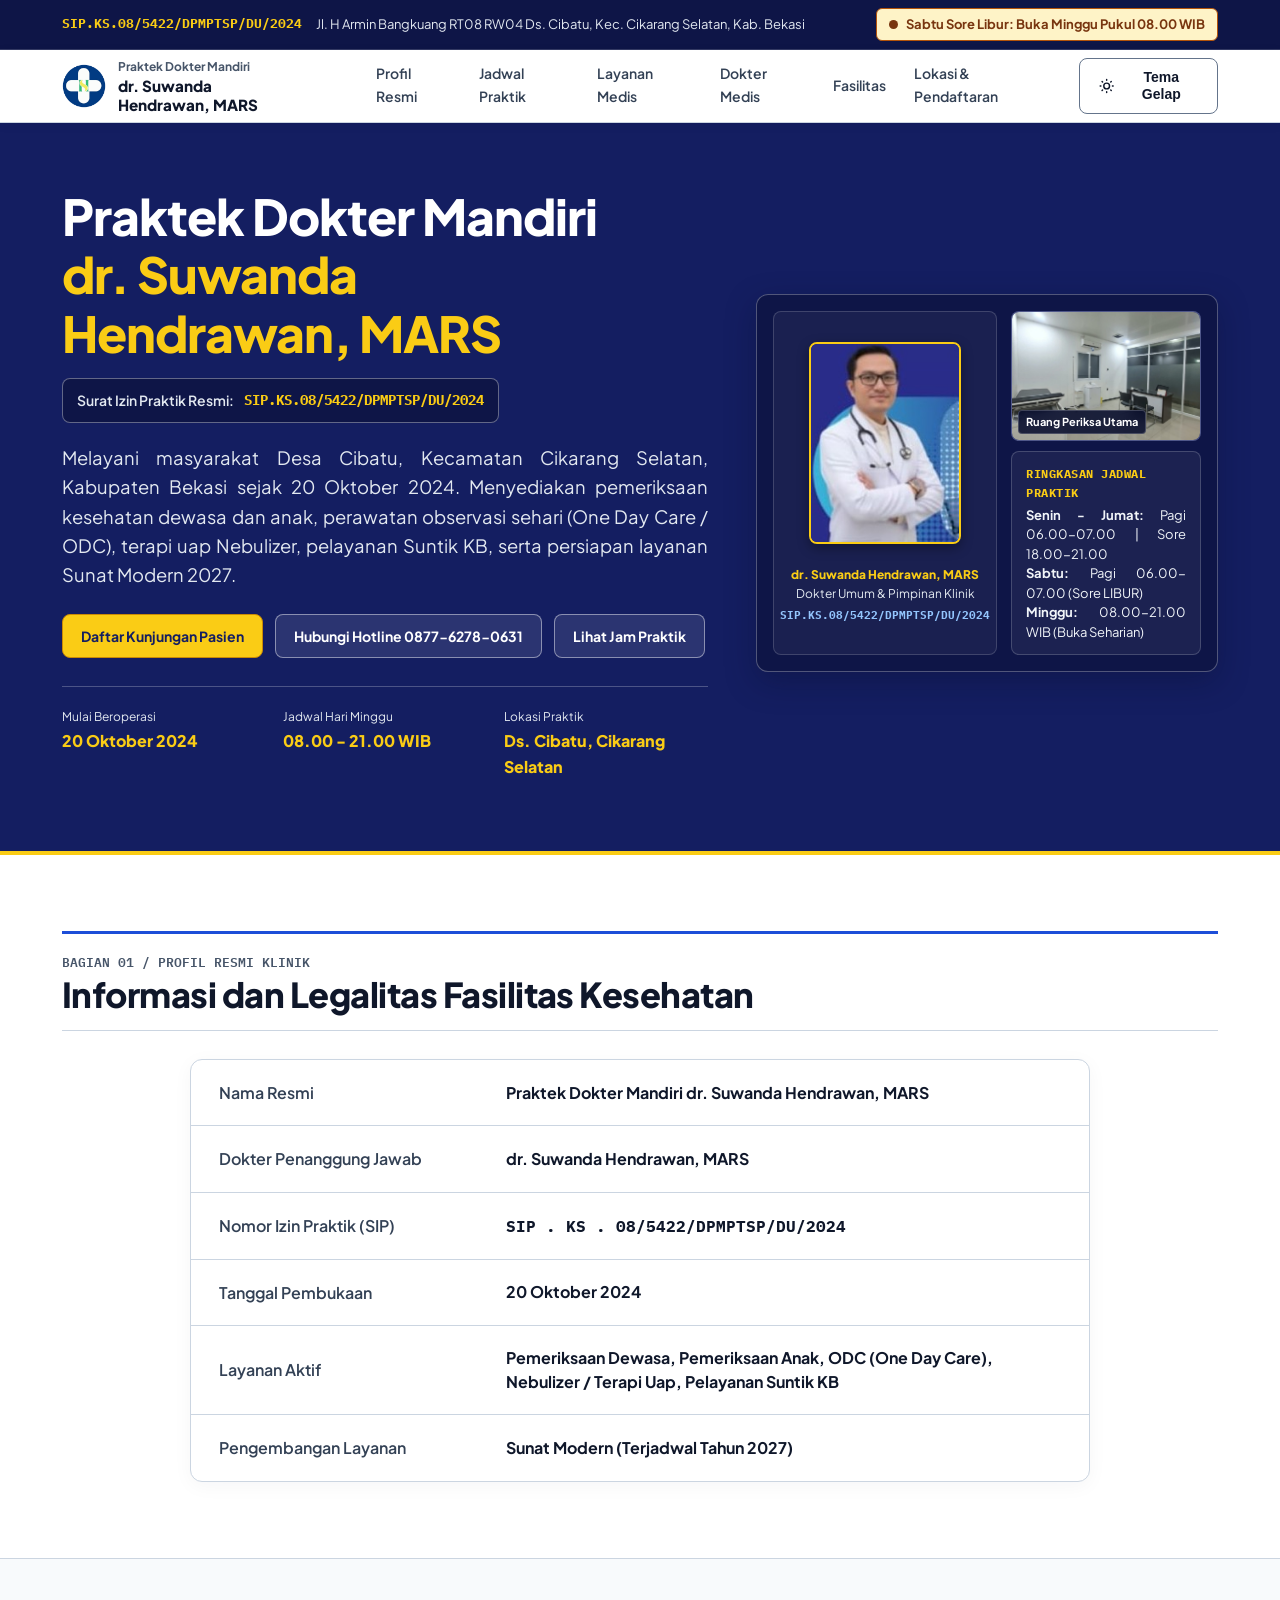
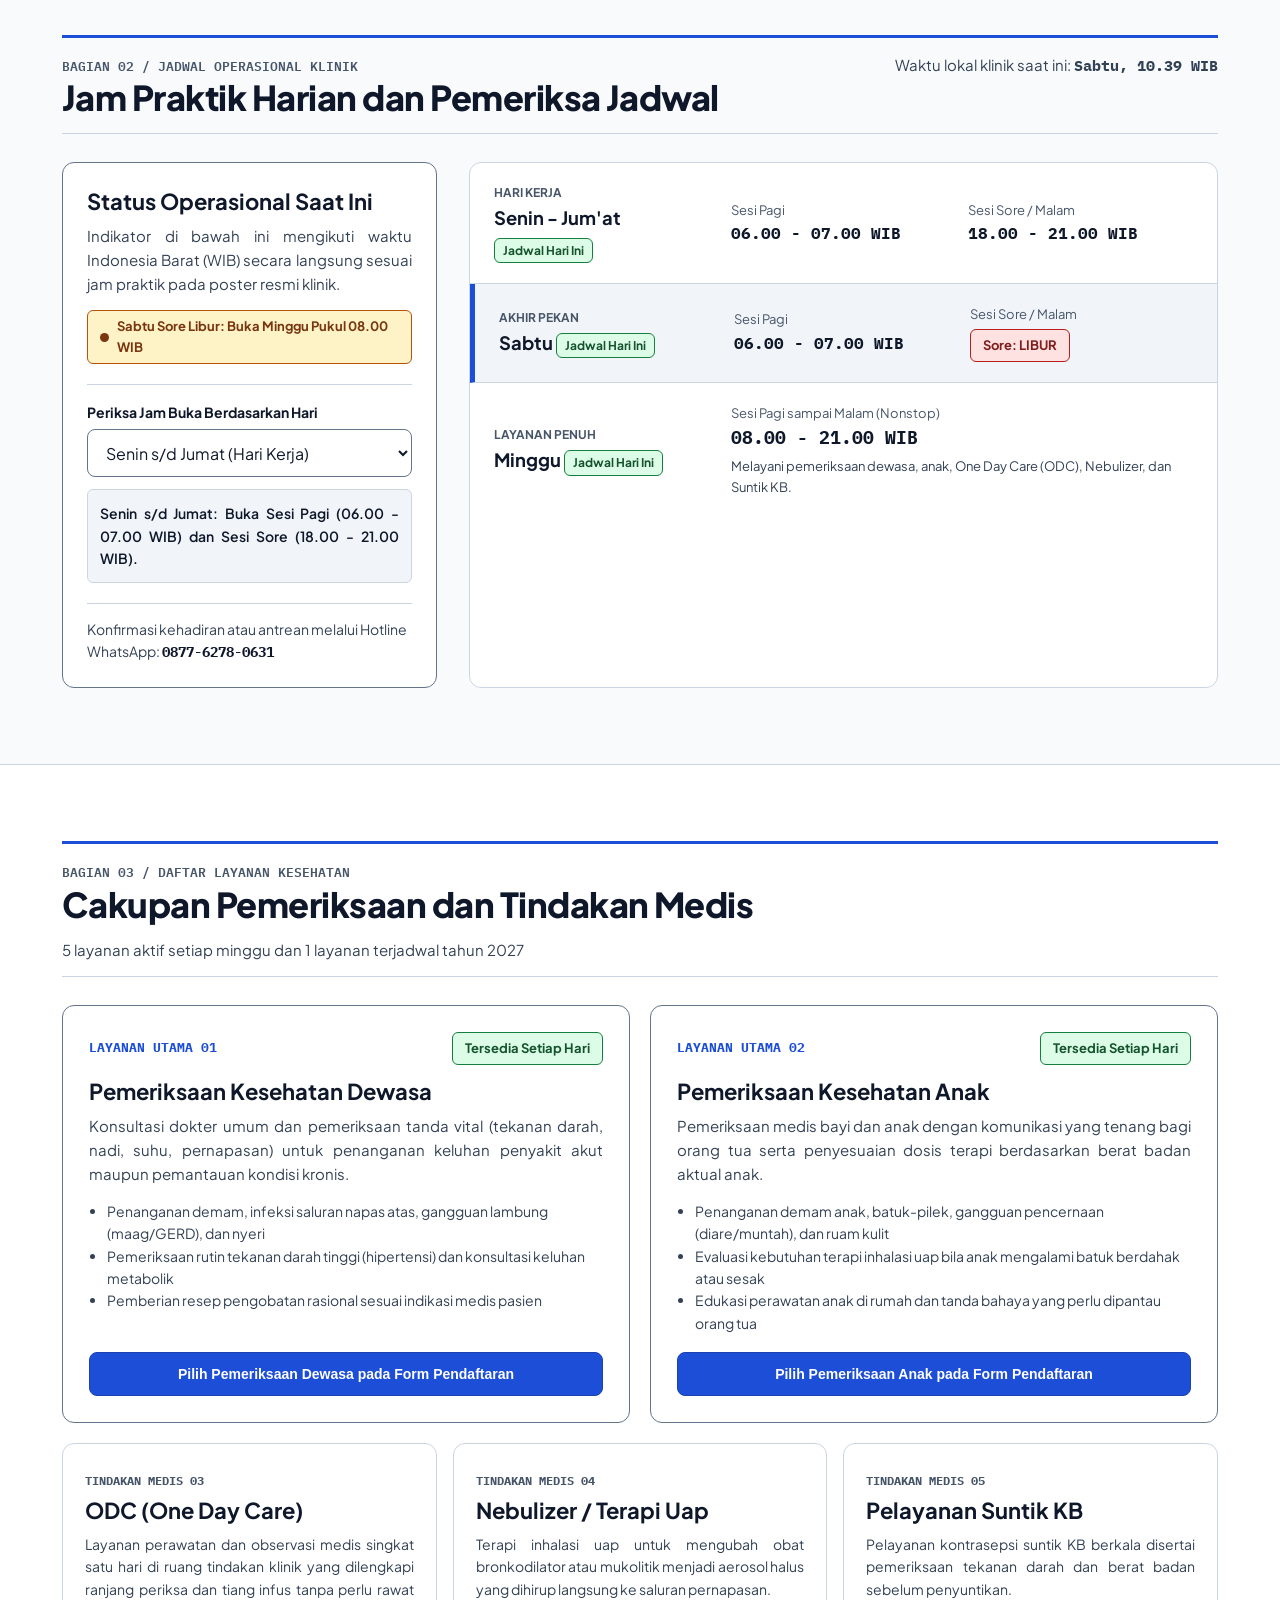
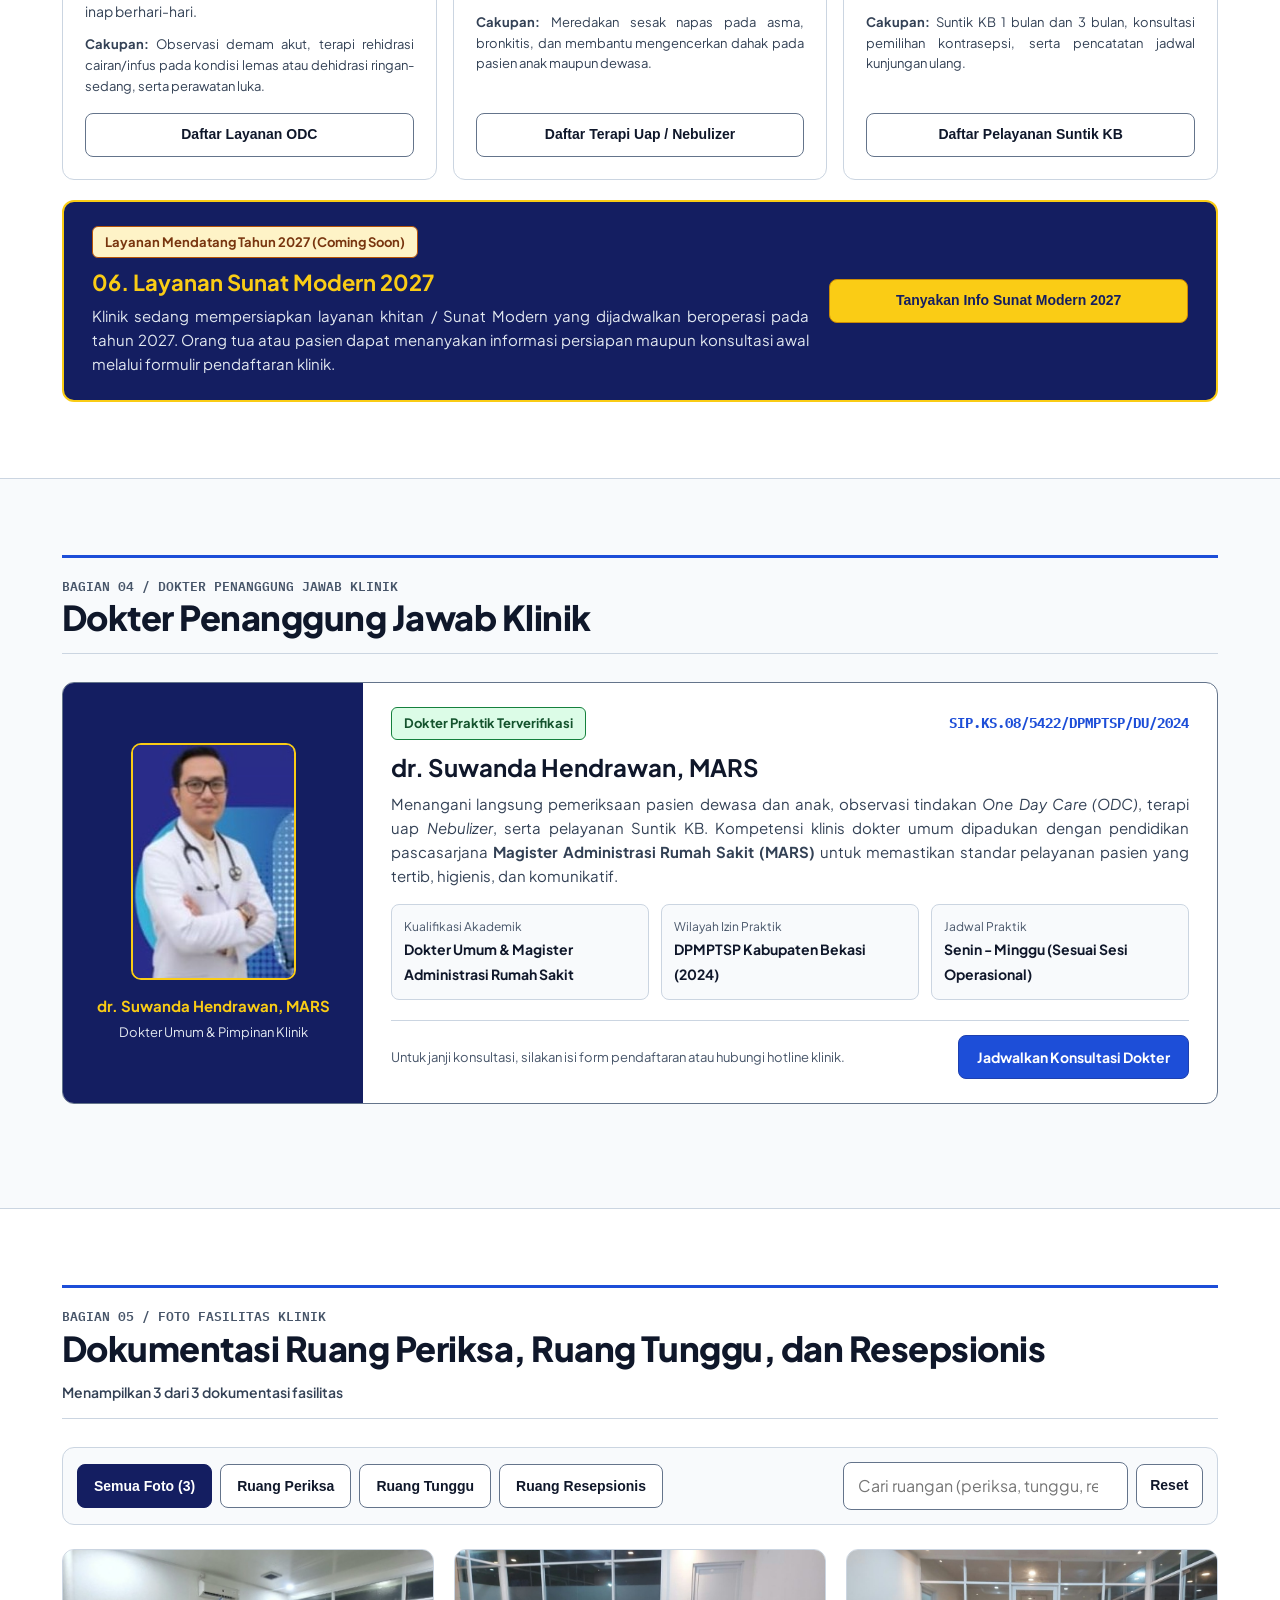
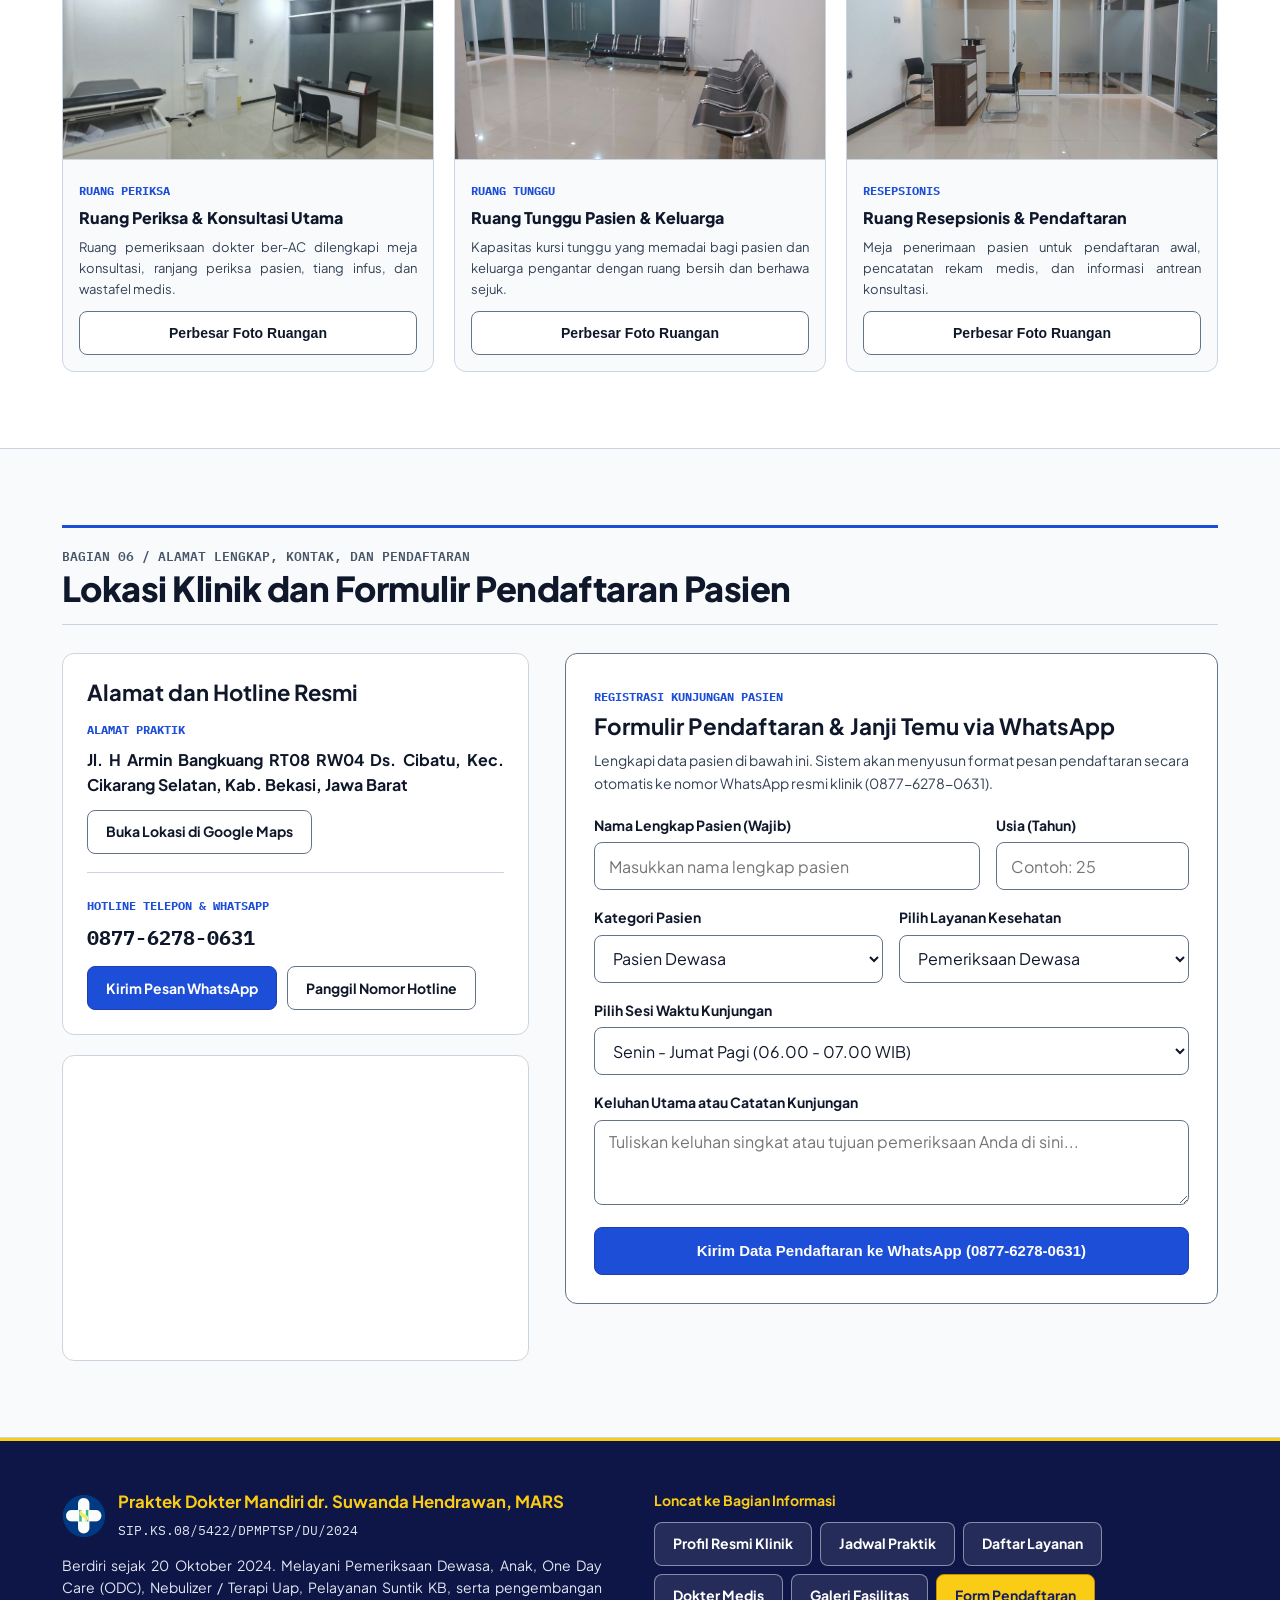
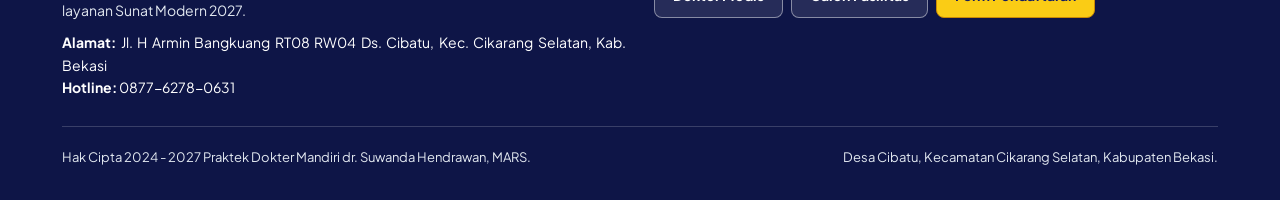
<file: index.html>
<!DOCTYPE html>
<html lang="id">
<head>
  <meta charset="UTF-8" />
  <meta name="viewport" content="width=device-width, initial-scale=1.0" />
  <title>Praktek Dokter Mandiri dr. Suwanda Hendrawan, MARS | Klinik Cikarang Selatan</title>
  <meta name="description" content="Informasi resmi Praktek Dokter Mandiri dr. Suwanda Hendrawan, MARS (SIP.KS.08/5422/DPMPTSP/DU/2024) di Desa Cibatu, Cikarang Selatan, Kab. Bekasi. Melayani Pemeriksaan Dewasa, Anak, One Day Care (ODC), Nebulizer, Suntik KB, dan Sunat Modern 2027." />

  <link rel="icon" type="image/png" href="assets/images/logo-klinik.png" />
  <link rel="preconnect" href="https://fonts.googleapis.com" />
  <link rel="preconnect" href="https://fonts.gstatic.com" crossorigin />
  <link href="https://fonts.googleapis.com/css2?family=IBM+Plex+Mono:wght@500;600;700&family=Plus+Jakarta+Sans:wght@400;500;600;700;800&family=Source+Serif+4:opsz,wght@8..60,600;8..60,700&display=swap" rel="stylesheet" />

  <link rel="stylesheet" href="assets/css/style.css" />
  <script src="assets/js/main.js" defer></script>
</head>
<body>
  <a href="#main-content" class="skip-link">Lewati ke konten utama</a>

  <div class="top-register-bar">
    <div class="container top-register-inner">
      <div class="top-register-identity">
        <span class="font-mono-code top-register-sip" style="color: #facc15; font-weight: 700;">
          SIP.KS.08/5422/DPMPTSP/DU/2024
        </span>
        <span class="top-register-address" style="color: #e2e8f0;">
          Jl. H Armin Bangkuang RT08 RW04 Ds. Cibatu, Kec. Cikarang Selatan, Kab. Bekasi
        </span>
      </div>
      <div class="top-register-status-wrapper">
        <div class="status-chip status-chip--open live-status-chip" aria-live="polite">
          <span class="status-dot" aria-hidden="true"></span>
          <span class="live-status-text">Memeriksa jadwal operasional...</span>
        </div>
      </div>
    </div>
  </div>

  <header class="site-header">
    <div class="container header-inner">
      <a href="#beranda" class="brand-link">
        <img src="assets/images/logo-klinik.png" alt="Logo Praktek Dokter Mandiri dr. Suwanda Hendrawan" width="44" height="44" />
        <span>
          <span class="brand-title-sub">Praktek Dokter Mandiri</span>
          <span class="brand-title-main">dr. Suwanda <span class="nowrap">Hendrawan, MARS</span></span>
        </span>
      </a>

      <nav class="desktop-nav" aria-label="Navigasi utama">
        <a href="#profil" class="nav-item">Profil Resmi</a>
        <a href="#jadwal" class="nav-item">Jadwal Praktik</a>
        <a href="#layanan" class="nav-item">Layanan Medis</a>
        <a href="#dokter" class="nav-item">Dokter Medis</a>
        <a href="#fasilitas" class="nav-item">Fasilitas</a>
        <a href="#kontak" class="nav-item">Lokasi &amp; Pendaftaran</a>
      </nav>

      <div class="header-controls">
        <button type="button" id="theme-toggle-btn" class="btn btn-outline" aria-pressed="false" aria-label="Ganti tema tampilan terang atau gelap">
          <svg width="18" height="18" viewBox="0 0 24 24" fill="none" stroke="currentColor" stroke-width="2" aria-hidden="true">
            <path stroke-linecap="round" stroke-linejoin="round" d="M12 3v1m0 16v1m9-9h-1M4 12H3m15.364 6.364l-.707-.707M6.343 6.343l-.707-.707m12.728 0l-.707.707M6.343 17.657l-.707.707M16 12a4 4 0 11-8 0 4 4 0 018 0z" />
          </svg>
          <span id="theme-toggle-label">Tema Gelap</span>
        </button>

        <button type="button" id="mobile-menu-btn" class="btn btn-outline mobile-menu-toggle" aria-expanded="false" aria-controls="mobile-menu-drawer">
          <svg width="20" height="20" viewBox="0 0 24 24" fill="none" stroke="currentColor" stroke-width="2.2" aria-hidden="true">
            <path stroke-linecap="round" stroke-linejoin="round" d="M4 6h16M4 12h16M4 18h16" />
          </svg>
          <span>Menu</span>
        </button>
      </div>
    </div>

    <nav id="mobile-menu-drawer" class="mobile-drawer" aria-label="Navigasi seluler">
      <ul class="mobile-nav-list">
        <li><a href="#profil" class="mobile-nav-link">Profil Resmi Klinik</a></li>
        <li><a href="#jadwal" class="mobile-nav-link">Jadwal Operasional</a></li>
        <li><a href="#layanan" class="mobile-nav-link">Daftar Layanan Kesehatan</a></li>
        <li><a href="#dokter" class="mobile-nav-link">Dokter Medis</a></li>
        <li><a href="#fasilitas" class="mobile-nav-link">Foto Fasilitas Klinik</a></li>
        <li><a href="#kontak" class="mobile-nav-link">Alamat &amp; Form Pendaftaran</a></li>
      </ul>
      <a href="#form-pendaftaran" class="btn btn-primary" style="width: 100%;">Daftar Kunjungan Pasien</a>
    </nav>
  </header>

  <main id="main-content">
    <section id="beranda" class="hero-section">
      <div class="container hero-grid">
        <div>
          <h1 class="h1-hero">
            Praktek Dokter Mandiri <br />
            <span style="color: #facc15;">dr. Suwanda <span class="nowrap">Hendrawan, MARS</span></span>
          </h1>

          <div class="sip-register-box">
            <span style="color: #e2e8f0; font-weight: 600;">Surat Izin Praktik Resmi:</span>
            <strong class="font-mono-code" style="color: #facc15;">SIP.KS.08/5422/DPMPTSP/DU/2024</strong>
          </div>

          <p class="hero-lead">
            Melayani masyarakat Desa Cibatu, Kecamatan Cikarang Selatan, Kabupaten Bekasi sejak 20 Oktober 2024. Menyediakan pemeriksaan kesehatan dewasa dan anak, perawatan observasi sehari (One Day Care / ODC), terapi uap Nebulizer, pelayanan Suntik KB, serta persiapan layanan Sunat Modern 2027.
          </p>

          <div class="hero-actions">
            <a href="#form-pendaftaran" class="btn btn-gold">
              Daftar Kunjungan Pasien
            </a>
            <a href="https://wa.me/6287762780631?text=Halo%20Praktek%20Dokter%20Mandiri%20dr.%20Suwanda%20Hendrawan,%20MARS.%20Saya%20ingin%20bertanya%20jadwal%20dan%20layanan%20klinik." target="_blank" rel="noopener noreferrer" class="btn btn-on-navy">
              Hubungi Hotline 0877-6278-0631
            </a>
            <a href="#jadwal" class="btn btn-on-navy">
              Lihat Jam Praktik
            </a>
          </div>

          <div class="hero-facts-strip">
            <div>
              <span class="hero-fact-label">Mulai Beroperasi</span>
              <span class="hero-fact-value">20 Oktober 2024</span>
            </div>
            <div>
              <span class="hero-fact-label">Jadwal Hari Minggu</span>
              <span class="hero-fact-value">08.00 - 21.00 WIB</span>
            </div>
            <div>
              <span class="hero-fact-label">Lokasi Praktik</span>
              <span class="hero-fact-value">Ds. Cibatu, Cikarang Selatan</span>
            </div>
          </div>
        </div>

        <div class="hero-visual-frame">
          <div class="hero-visual-mosaic">
            <div class="hero-doctor-card">
              <div class="doctor-portrait-frame">
                <img src="assets/images/dr-suwanda.jpg" alt="Potret dr. Suwanda Hendrawan, MARS" width="175" height="233" fetchpriority="high" />
              </div>
              <div class="hero-doctor-info">
                <strong class="hero-doctor-name">dr. Suwanda <span class="nowrap">Hendrawan, MARS</span></strong>
                <span class="hero-doctor-role">Dokter Umum &amp; Pimpinan Klinik</span>
                <span class="hero-doctor-sip font-mono-code">SIP.KS.08/5422/DPMPTSP/DU/2024</span>
              </div>
            </div>

            <div class="hero-visual-subcol">
              <div class="room-preview-frame">
                <img src="assets/images/ruang-periksa-1.jpg" alt="Ruang periksa utama klinik yang dilengkapi ranjang tindakan, AC, dan meja konsultasi dokter" width="768" height="1024" fetchpriority="high" />
                <span class="room-preview-badge">Ruang Periksa Utama</span>
              </div>
              <div class="hero-schedule-box">
                <span class="font-mono-code hero-schedule-title">RINGKASAN JADWAL PRAKTIK</span>
                <p class="hero-schedule-text">
                  <strong>Senin - Jumat:</strong> Pagi 06.00-07.00 | Sore 18.00-21.00<br />
                  <strong>Sabtu:</strong> Pagi 06.00-07.00 (Sore LIBUR)<br />
                  <strong>Minggu:</strong> 08.00-21.00 WIB (Buka Seharian)
                </p>
              </div>
            </div>
          </div>
        </div>
      </div>
    </section>

    <section id="profil" class="section-block section-block--surface">
      <div class="container">
        <div class="clinical-rule-header">
          <div>
            <span class="section-index">BAGIAN 01 / PROFIL RESMI KLINIK</span>
            <h2 class="h2-section">Informasi dan Legalitas Fasilitas Kesehatan</h2>
          </div>
        </div>

        <div class="registry-card-wrapper" role="region" aria-label="Tabel profil resmi klinik">
          <table class="data-ledger-table">
            <tbody>
              <tr>
                <th scope="row">Nama Resmi</th>
                <td>Praktek Dokter Mandiri dr. Suwanda <span class="nowrap">Hendrawan, MARS</span></td>
              </tr>
              <tr>
                <th scope="row">Dokter Penanggung Jawab</th>
                <td>dr. Suwanda <span class="nowrap">Hendrawan, MARS</span></td>
              </tr>
              <tr>
                <th scope="row">Nomor Izin Praktik (SIP)</th>
                <td class="font-mono-code" style="font-weight: 800;">SIP . KS . 08/5422/DPMPTSP/DU/2024</td>
              </tr>
              <tr>
                <th scope="row">Tanggal Pembukaan</th>
                <td>20 Oktober 2024</td>
              </tr>
              <tr>
                <th scope="row">Layanan Aktif</th>
                <td>Pemeriksaan Dewasa, Pemeriksaan Anak, ODC (One Day Care), Nebulizer / Terapi Uap, Pelayanan Suntik KB</td>
              </tr>
              <tr>
                <th scope="row">Pengembangan Layanan</th>
                <td>Sunat Modern (Terjadwal Tahun 2027)</td>
              </tr>
            </tbody>
          </table>
        </div>
      </div>
    </section>

    <section id="jadwal" class="section-block section-block--page">
      <div class="container">
        <div class="clinical-rule-header">
          <div>
            <span class="section-index">BAGIAN 02 / JADWAL OPERASIONAL KLINIK</span>
            <h2 class="h2-section">Jam Praktik Harian dan Pemeriksa Jadwal</h2>
          </div>
          <p style="margin: 0; color: var(--text-secondary); font-size: 0.9375rem;">
            Waktu lokal klinik saat ini: <strong id="current-wib-time" class="font-mono-code">Memuat waktu WIB...</strong>
          </p>
        </div>

        <div class="schedule-layout">
          <div class="schedule-status-panel">
            <div>
              <h3 class="h3-panel">Status Operasional Saat Ini</h3>
              <p style="margin: 0 0 14px 0; font-size: 0.9375rem; color: var(--text-secondary);">
                Indikator di bawah ini mengikuti waktu Indonesia Barat (WIB) secara langsung sesuai jam praktik pada poster resmi klinik.
              </p>
              <div class="status-chip status-chip--open live-status-chip" style="margin-bottom: 20px;">
                <span class="status-dot" aria-hidden="true"></span>
                <span class="live-status-text">Memeriksa jadwal...</span>
              </div>

              <div style="border-top: 1px solid var(--border-subtle); padding-top: 16px;">
                <label for="schedule-day-checker" class="form-label">Periksa Jam Buka Berdasarkan Hari</label>
                <select id="schedule-day-checker" class="form-select">
                  <option value="weekday">Senin s/d Jumat (Hari Kerja)</option>
                  <option value="saturday">Sabtu</option>
                  <option value="sunday">Minggu</option>
                </select>
                <p id="schedule-checker-result" aria-live="polite" style="margin: 12px 0 0 0; padding: 12px; border-radius: 6px; background-color: var(--bg-subtle); border: 1px solid var(--border-subtle); font-size: 0.875rem; font-weight: 600; color: var(--text-primary);">
                  Senin s/d Jumat: Buka Sesi Pagi (06.00 - 07.00 WIB) dan Sesi Sore (18.00 - 21.00 WIB).
                </p>
              </div>
            </div>

            <div style="border-top: 1px solid var(--border-subtle); padding-top: 14px; font-size: 0.875rem; color: var(--text-secondary);">
              Konfirmasi kehadiran atau antrean melalui Hotline WhatsApp: <strong class="font-mono-code" style="color: var(--text-primary);">0877-6278-0631</strong>
            </div>
          </div>

          <div class="schedule-table-wrapper" role="region" aria-label="Tabel jadwal operasional mingguan">
            <div class="schedule-row" data-schedule-group="weekday">
              <div>
                <span style="display: block; font-size: 0.75rem; font-weight: 700; color: var(--text-muted);">HARI KERJA</span>
                <strong style="font-size: 1.15rem; color: var(--text-primary);">Senin - Jum'at</strong>
                <span class="today-badge status-chip status-chip--open" hidden style="margin-top: 6px; padding: 2px 8px; font-size: 0.75rem;">Jadwal Hari Ini</span>
              </div>
              <div>
                <span style="display: block; font-size: 0.8125rem; color: var(--text-muted);">Sesi Pagi</span>
                <strong class="font-mono-code" style="font-size: 1rem; color: var(--text-primary);">06.00 - 07.00 WIB</strong>
              </div>
              <div>
                <span style="display: block; font-size: 0.8125rem; color: var(--text-muted);">Sesi Sore / Malam</span>
                <strong class="font-mono-code" style="font-size: 1rem; color: var(--text-primary);">18.00 - 21.00 WIB</strong>
              </div>
            </div>

            <div class="schedule-row" data-schedule-group="saturday">
              <div>
                <span style="display: block; font-size: 0.75rem; font-weight: 700; color: var(--text-muted);">AKHIR PEKAN</span>
                <strong style="font-size: 1.15rem; color: var(--text-primary);">Sabtu</strong>
                <span class="today-badge status-chip status-chip--open" hidden style="margin-top: 6px; padding: 2px 8px; font-size: 0.75rem;">Jadwal Hari Ini</span>
              </div>
              <div>
                <span style="display: block; font-size: 0.8125rem; color: var(--text-muted);">Sesi Pagi</span>
                <strong class="font-mono-code" style="font-size: 1rem; color: var(--text-primary);">06.00 - 07.00 WIB</strong>
              </div>
              <div>
                <span style="display: block; font-size: 0.8125rem; color: var(--text-muted);">Sesi Sore / Malam</span>
                <span class="status-chip status-chip--off" style="margin-top: 4px;">Sore: LIBUR</span>
              </div>
            </div>

            <div class="schedule-row" data-schedule-group="sunday">
              <div>
                <span style="display: block; font-size: 0.75rem; font-weight: 700; color: var(--text-muted);">LAYANAN PENUH</span>
                <strong style="font-size: 1.15rem; color: var(--text-primary);">Minggu</strong>
                <span class="today-badge status-chip status-chip--open" hidden style="margin-top: 6px; padding: 2px 8px; font-size: 0.75rem;">Jadwal Hari Ini</span>
              </div>
              <div class="schedule-span-col">
                <span style="display: block; font-size: 0.8125rem; color: var(--text-muted);">Sesi Pagi sampai Malam (Nonstop)</span>
                <strong class="font-mono-code" style="font-size: 1.125rem; color: var(--text-primary);">08.00 - 21.00 WIB</strong>
                <span style="display: block; font-size: 0.8125rem; color: var(--text-secondary); margin-top: 4px;">
                  Melayani pemeriksaan dewasa, anak, One Day Care (ODC), Nebulizer, dan Suntik KB.
                </span>
              </div>
            </div>
          </div>
        </div>
      </div>
    </section>

    <section id="layanan" class="section-block section-block--surface">
      <div class="container">
        <div class="clinical-rule-header">
          <div>
            <span class="section-index">BAGIAN 03 / DAFTAR LAYANAN KESEHATAN</span>
            <h2 class="h2-section">Cakupan Pemeriksaan dan Tindakan Medis</h2>
          </div>
          <p style="margin: 0; color: var(--text-secondary); font-size: 0.9375rem;">
            5 layanan aktif setiap minggu dan 1 layanan terjadwal tahun 2027
          </p>
        </div>

        <div class="services-primary-duo">
          <article class="service-flagship-panel">
            <div>
              <div style="display: flex; align-items: center; justify-content: space-between; gap: 10px; margin-bottom: 12px;">
                <span class="font-mono-code" style="font-size: 0.8125rem; font-weight: 700; color: var(--primary-blue);">LAYANAN UTAMA 01</span>
                <span class="status-chip status-chip--open">Tersedia Setiap Hari</span>
              </div>
              <h3 class="h3-panel">Pemeriksaan Kesehatan Dewasa</h3>
              <p style="color: var(--text-secondary); font-size: 0.9375rem; margin: 0 0 14px 0;">
                Konsultasi dokter umum dan pemeriksaan tanda vital (tekanan darah, nadi, suhu, pernapasan) untuk penanganan keluhan penyakit akut maupun pemantauan kondisi kronis.
              </p>
              <ul style="margin: 0; padding-left: 18px; color: var(--text-secondary); font-size: 0.875rem;">
                <li>Penanganan demam, infeksi saluran napas atas, gangguan lambung (maag/GERD), dan nyeri</li>
                <li>Pemeriksaan rutin tekanan darah tinggi (hipertensi) dan konsultasi keluhan metabolik</li>
                <li>Pemberian resep pengobatan rasional sesuai indikasi medis pasien</li>
              </ul>
            </div>
            <button type="button" class="btn btn-primary" data-select-service="Pemeriksaan Dewasa">
              Pilih Pemeriksaan Dewasa pada Form Pendaftaran
            </button>
          </article>

          <article class="service-flagship-panel">
            <div>
              <div style="display: flex; align-items: center; justify-content: space-between; gap: 10px; margin-bottom: 12px;">
                <span class="font-mono-code" style="font-size: 0.8125rem; font-weight: 700; color: var(--primary-blue);">LAYANAN UTAMA 02</span>
                <span class="status-chip status-chip--open">Tersedia Setiap Hari</span>
              </div>
              <h3 class="h3-panel">Pemeriksaan Kesehatan Anak</h3>
              <p style="color: var(--text-secondary); font-size: 0.9375rem; margin: 0 0 14px 0;">
                Pemeriksaan medis bayi dan anak dengan komunikasi yang tenang bagi orang tua serta penyesuaian dosis terapi berdasarkan berat badan aktual anak.
              </p>
              <ul style="margin: 0; padding-left: 18px; color: var(--text-secondary); font-size: 0.875rem;">
                <li>Penanganan demam anak, batuk-pilek, gangguan pencernaan (diare/muntah), dan ruam kulit</li>
                <li>Evaluasi kebutuhan terapi inhalasi uap bila anak mengalami batuk berdahak atau sesak</li>
                <li>Edukasi perawatan anak di rumah dan tanda bahaya yang perlu dipantau orang tua</li>
              </ul>
            </div>
            <button type="button" class="btn btn-primary" data-select-service="Pemeriksaan Anak">
              Pilih Pemeriksaan Anak pada Form Pendaftaran
            </button>
          </article>
        </div>

        <div class="services-clinical-trio">
          <article class="service-procedure-panel">
            <div>
              <span class="font-mono-code" style="font-size: 0.75rem; font-weight: 700; color: var(--text-muted);">TINDAKAN MEDIS 03</span>
              <h3 class="h3-panel" style="margin-top: 4px;">ODC (One Day Care)</h3>
              <p style="color: var(--text-secondary); font-size: 0.875rem; margin: 0 0 12px 0;">
                Layanan perawatan dan observasi medis singkat satu hari di ruang tindakan klinik yang dilengkapi ranjang periksa dan tiang infus tanpa perlu rawat inap berhari-hari.
              </p>
              <p style="color: var(--text-secondary); font-size: 0.8125rem; margin: 0;">
                <strong>Cakupan:</strong> Observasi demam akut, terapi rehidrasi cairan/infus pada kondisi lemas atau dehidrasi ringan-sedang, serta perawatan luka.
              </p>
            </div>
            <button type="button" class="btn btn-outline" data-select-service="ODC (One Day Care)">
              Daftar Layanan ODC
            </button>
          </article>

          <article class="service-procedure-panel">
            <div>
              <span class="font-mono-code" style="font-size: 0.75rem; font-weight: 700; color: var(--text-muted);">TINDAKAN MEDIS 04</span>
              <h3 class="h3-panel" style="margin-top: 4px;">Nebulizer / Terapi Uap</h3>
              <p style="color: var(--text-secondary); font-size: 0.875rem; margin: 0 0 12px 0;">
                Terapi inhalasi uap untuk mengubah obat bronkodilator atau mukolitik menjadi aerosol halus yang dihirup langsung ke saluran pernapasan.
              </p>
              <p style="color: var(--text-secondary); font-size: 0.8125rem; margin: 0;">
                <strong>Cakupan:</strong> Meredakan sesak napas pada asma, bronkitis, dan membantu mengencerkan dahak pada pasien anak maupun dewasa.
              </p>
            </div>
            <button type="button" class="btn btn-outline" data-select-service="Nebulizer / Terapi Uap">
              Daftar Terapi Uap / Nebulizer
            </button>
          </article>

          <article class="service-procedure-panel">
            <div>
              <span class="font-mono-code" style="font-size: 0.75rem; font-weight: 700; color: var(--text-muted);">TINDAKAN MEDIS 05</span>
              <h3 class="h3-panel" style="margin-top: 4px;">Pelayanan Suntik KB</h3>
              <p style="color: var(--text-secondary); font-size: 0.875rem; margin: 0 0 12px 0;">
                Pelayanan kontrasepsi suntik KB berkala disertai pemeriksaan tekanan darah dan berat badan sebelum penyuntikan.
              </p>
              <p style="color: var(--text-secondary); font-size: 0.8125rem; margin: 0;">
                <strong>Cakupan:</strong> Suntik KB 1 bulan dan 3 bulan, konsultasi pemilihan kontrasepsi, serta pencatatan jadwal kunjungan ulang.
              </p>
            </div>
            <button type="button" class="btn btn-outline" data-select-service="Pelayanan Suntik KB">
              Daftar Pelayanan Suntik KB
            </button>
          </article>
        </div>

        <div class="service-upcoming-banner">
          <div>
            <span class="status-chip status-chip--closed" style="margin-bottom: 10px;">
              Layanan Mendatang Tahun 2027 (Coming Soon)
            </span>
            <h3 class="h3-panel" style="color: #facc15; margin-bottom: 6px;">
              06. Layanan Sunat Modern 2027
            </h3>
            <p style="margin: 0; font-size: 0.9375rem; color: #e2e8f0;">
              Klinik sedang mempersiapkan layanan khitan / Sunat Modern yang dijadwalkan beroperasi pada tahun 2027. Orang tua atau pasien dapat menanyakan informasi persiapan maupun konsultasi awal melalui formulir pendaftaran klinik.
            </p>
          </div>
          <div style="display: flex; justify-content: flex-start;">
            <button type="button" class="btn btn-gold" style="width: 100%;" data-select-service="Informasi Sunat Modern 2027 (Coming Soon)">
              Tanyakan Info Sunat Modern 2027
            </button>
          </div>
        </div>
      </div>
    </section>

    <section id="dokter" class="section-block section-block--page">
      <div class="container">
        <div class="clinical-rule-header">
          <div>
            <span class="section-index">BAGIAN 04 / DOKTER PENANGGUNG JAWAB KLINIK</span>
            <h2 class="h2-section">Dokter Penanggung Jawab Klinik</h2>
          </div>
        </div>

        <article class="doctor-dossier">
          <div class="doctor-dossier-aside">
            <div style="width: 165px; border-radius: 10px; overflow: hidden; border: 2px solid #facc15; margin-bottom: 14px;">
              <img src="assets/images/dr-suwanda.jpg" alt="dr. Suwanda Hendrawan, MARS" width="175" height="233" loading="lazy" />
            </div>
            <strong class="doctor-dossier-name">dr. Suwanda <span class="nowrap">Hendrawan, MARS</span></strong>
            <span style="font-size: 0.8125rem; color: #e2e8f0; margin-top: 4px;">Dokter Umum &amp; Pimpinan Klinik</span>
          </div>

          <div class="doctor-dossier-body">
            <div>
              <div style="display: flex; flex-wrap: wrap; align-items: center; justify-content: space-between; gap: 10px; margin-bottom: 12px;">
                <span class="status-chip status-chip--open">Dokter Praktik Terverifikasi</span>
                <span class="font-mono-code" style="font-size: 0.875rem; font-weight: 700; color: var(--primary-blue);">
                  SIP.KS.08/5422/DPMPTSP/DU/2024
                </span>
              </div>

              <h3 class="h3-panel" style="font-size: 1.5rem;">dr. Suwanda <span class="nowrap">Hendrawan, MARS</span></h3>
              <p style="color: var(--text-secondary); font-size: 0.9375rem; margin: 0 0 16px 0;">
                Menangani langsung pemeriksaan pasien dewasa dan anak, observasi tindakan <em>One Day Care (ODC)</em>, terapi uap <em>Nebulizer</em>, serta pelayanan Suntik KB. Kompetensi klinis dokter umum dipadukan dengan pendidikan pascasarjana <strong>Magister Administrasi Rumah Sakit (MARS)</strong> untuk memastikan standar pelayanan pasien yang tertib, higienis, dan komunikatif.
              </p>

              <div class="doctor-meta-grid">
                <div style="padding: 12px; border-radius: 8px; background-color: var(--bg-page); border: 1px solid var(--border-subtle);">
                  <span style="display: block; font-size: 0.75rem; color: var(--text-muted);">Kualifikasi Akademik</span>
                  <strong style="font-size: 0.875rem;">Dokter Umum &amp; Magister Administrasi Rumah Sakit</strong>
                </div>
                <div style="padding: 12px; border-radius: 8px; background-color: var(--bg-page); border: 1px solid var(--border-subtle);">
                  <span style="display: block; font-size: 0.75rem; color: var(--text-muted);">Wilayah Izin Praktik</span>
                  <strong style="font-size: 0.875rem;">DPMPTSP Kabupaten Bekasi (2024)</strong>
                </div>
                <div style="padding: 12px; border-radius: 8px; background-color: var(--bg-page); border: 1px solid var(--border-subtle);">
                  <span style="display: block; font-size: 0.75rem; color: var(--text-muted);">Jadwal Praktik</span>
                  <strong style="font-size: 0.875rem;">Senin - Minggu (Sesuai Sesi Operasional)</strong>
                </div>
              </div>
            </div>

            <div style="padding-top: 14px; border-top: 1px solid var(--border-subtle); display: flex; flex-wrap: wrap; align-items: center; justify-content: space-between; gap: 12px;">
              <span style="font-size: 0.8125rem; color: var(--text-muted);">Untuk janji konsultasi, silakan isi form pendaftaran atau hubungi hotline klinik.</span>
              <a href="#form-pendaftaran" class="btn btn-primary">Jadwalkan Konsultasi Dokter</a>
            </div>
          </div>
        </article>
      </div>
    </section>

    <section id="fasilitas" class="section-block section-block--surface">
      <div class="container">
        <div class="clinical-rule-header">
          <div>
            <span class="section-index">BAGIAN 05 / FOTO FASILITAS KLINIK</span>
            <h2 class="h2-section">Dokumentasi Ruang Periksa, Ruang Tunggu, dan Resepsionis</h2>
          </div>
          <p id="gallery-count-label" aria-live="polite" style="margin: 0; font-size: 0.875rem; font-weight: 600; color: var(--text-secondary);">
            Menampilkan 3 dari 3 dokumentasi fasilitas
          </p>
        </div>

        <div class="gallery-toolbar">
          <div class="filter-tab-group" role="tablist" aria-label="Filter kategori foto fasilitas">
            <button type="button" role="tab" aria-selected="true" data-filter="all" class="filter-tab">
              Semua Foto (3)
            </button>
            <button type="button" role="tab" aria-selected="false" data-filter="periksa" class="filter-tab">
              Ruang Periksa
            </button>
            <button type="button" role="tab" aria-selected="false" data-filter="tunggu" class="filter-tab">
              Ruang Tunggu
            </button>
            <button type="button" role="tab" aria-selected="false" data-filter="resepsionis" class="filter-tab">
              Ruang Resepsionis
            </button>
          </div>

          <div class="gallery-search-box">
            <label for="gallery-search-input" class="sr-only">Cari dokumentasi fasilitas</label>
            <input type="search" id="gallery-search-input" class="form-input" placeholder="Cari ruangan (periksa, tunggu, resepsionis)..." />
            <button type="button" id="gallery-reset-btn" class="btn btn-outline">Reset</button>
          </div>
        </div>

        <div id="gallery-loading-state" class="ui-state-box" hidden aria-live="polite">
          <strong style="display: block; font-size: 1rem;">Memuat kategori dokumentasi fasilitas...</strong>
          <span style="font-size: 0.875rem; color: var(--text-secondary);">Mohon tunggu sebentar selagi daftar foto diperbarui.</span>
        </div>

        <div id="gallery-error-state" class="ui-state-box ui-state-box--error" hidden role="alert">
          <strong style="display: block; font-size: 1rem;">Sebagian file gambar gagal dimuat</strong>
          <p style="margin: 6px 0 14px 0; font-size: 0.875rem;">Periksa koneksi atau lokasi folder <code>assets/images/</code>, lalu muat ulang daftar foto.</p>
          <button type="button" id="gallery-error-retry-btn" class="btn btn-outline">Muat Ulang Galeri</button>
        </div>

        <div id="gallery-empty-state" class="ui-state-box" hidden aria-live="polite">
          <strong style="display: block; font-size: 1.05rem;">Tidak ada foto fasilitas yang cocok dengan pencarian Anda</strong>
          <p style="margin: 6px 0 16px 0; font-size: 0.875rem; color: var(--text-secondary);">
            Kata kunci atau filter kategori yang dipilih belum memiliki dokumentasi yang sesuai.
          </p>
          <button type="button" id="gallery-empty-reset-btn" class="btn btn-primary">
            Tampilkan Semua 3 Foto Fasilitas
          </button>
        </div>

        <div class="gallery-grid">
          <article class="gallery-card" data-category="periksa" data-title="Ruang Periksa dan Konsultasi Dokter Utama AC Wastafel Infus">
            <div>
              <div class="gallery-thumb-wrapper">
                <img src="assets/images/ruang-periksa-1.jpg" alt="Ruang periksa utama dengan meja dokter, ranjang pemeriksaan pasien, tiang infus, wastafel, dan AC" width="768" height="1024" loading="lazy" />
              </div>
              <div class="gallery-card-body">
                <div>
                  <span class="font-mono-code" style="font-size: 0.75rem; font-weight: 700; color: var(--primary-blue);">RUANG PERIKSA</span>
                  <h3 style="margin: 4px 0 6px 0; font-size: 1rem; font-weight: 800;">Ruang Periksa &amp; Konsultasi Utama</h3>
                  <p style="margin: 0; font-size: 0.8125rem; color: var(--text-secondary);">
                    Ruang pemeriksaan dokter ber-AC dilengkapi meja konsultasi, ranjang periksa pasien, tiang infus, dan wastafel medis.
                  </p>
                </div>
                <button type="button" class="btn btn-outline" style="width: 100%;" data-lightbox-index="0">
                  Perbesar Foto Ruangan
                </button>
              </div>
            </div>
          </article>

          <article class="gallery-card" data-category="tunggu" data-title="Ruang Tunggu Pasien dan Keluarga Kursi Deret">
            <div>
              <div class="gallery-thumb-wrapper">
                <img src="assets/images/ruang-tunggu-1.jpg" alt="Deretan kursi tunggu pasien dengan lantai keramik bersih dan sirkulasi udara sejuk" width="1024" height="576" loading="lazy" />
              </div>
              <div class="gallery-card-body">
                <div>
                  <span class="font-mono-code" style="font-size: 0.75rem; font-weight: 700; color: var(--primary-blue);">RUANG TUNGGU</span>
                  <h3 style="margin: 4px 0 6px 0; font-size: 1rem; font-weight: 800;">Ruang Tunggu Pasien &amp; Keluarga</h3>
                  <p style="margin: 0; font-size: 0.8125rem; color: var(--text-secondary);">
                    Kapasitas kursi tunggu yang memadai bagi pasien dan keluarga pengantar dengan ruang bersih dan berhawa sejuk.
                  </p>
                </div>
                <button type="button" class="btn btn-outline" style="width: 100%;" data-lightbox-index="1">
                  Perbesar Foto Ruangan
                </button>
              </div>
            </div>
          </article>

          <article class="gallery-card" data-category="resepsionis" data-title="Ruang Resepsionis dan Pendaftaran Pasien Rekam Medis">
            <div>
              <div class="gallery-thumb-wrapper">
                <img src="assets/images/area-pendaftaran.jpg" alt="Meja resepsionis pendaftaran pasien dan administrasi rekam medis di depan pintu ruang periksa" width="1024" height="576" loading="lazy" />
              </div>
              <div class="gallery-card-body">
                <div>
                  <span class="font-mono-code" style="font-size: 0.75rem; font-weight: 700; color: var(--primary-blue);">RESEPSIONIS</span>
                  <h3 style="margin: 4px 0 6px 0; font-size: 1rem; font-weight: 800;">Ruang Resepsionis &amp; Pendaftaran</h3>
                  <p style="margin: 0; font-size: 0.8125rem; color: var(--text-secondary);">
                    Meja penerimaan pasien untuk pendaftaran awal, pencatatan rekam medis, dan informasi antrean konsultasi.
                  </p>
                </div>
                <button type="button" class="btn btn-outline" style="width: 100%;" data-lightbox-index="2">
                  Perbesar Foto Ruangan
                </button>
              </div>
            </div>
          </article>
        </div>
      </div>
    </section>

    <section id="kontak" class="section-block section-block--page">
      <div class="container">
        <div class="clinical-rule-header">
          <div>
            <span class="section-index">BAGIAN 06 / ALAMAT LENGKAP, KONTAK, DAN PENDAFTARAN</span>
            <h2 class="h2-section">Lokasi Klinik dan Formulir Pendaftaran Pasien</h2>
          </div>
        </div>

        <div class="contact-split">
          <div style="display: flex; flex-direction: column; gap: 20px;">
            <div style="background-color: var(--bg-surface); border: 1.5px solid var(--border-subtle); border-radius: 12px; padding: 24px;">
              <h3 class="h3-panel">Alamat dan Hotline Resmi</h3>

              <div style="margin-bottom: 18px; padding-bottom: 18px; border-bottom: 1px solid var(--border-subtle);">
                <span class="font-mono-code" style="font-size: 0.75rem; font-weight: 700; color: var(--primary-blue);">ALAMAT PRAKTIK</span>
                <p style="margin: 6px 0 12px 0; font-size: 1rem; font-weight: 700; color: var(--text-primary);">
                  Jl. H Armin Bangkuang RT08 RW04 Ds. Cibatu, Kec. Cikarang Selatan, Kab. Bekasi, Jawa Barat
                </p>
                <a href="https://maps.app.goo.gl/uakPrGe6kLYXbSrk6" target="_blank" rel="noopener noreferrer" class="btn btn-outline">
                  Buka Lokasi di Google Maps
                </a>
              </div>

              <div>
                <span class="font-mono-code" style="font-size: 0.75rem; font-weight: 700; color: var(--primary-blue);">HOTLINE TELEPON &amp; WHATSAPP</span>
                <p class="font-mono-code" style="margin: 6px 0 12px 0; font-size: 1.25rem; font-weight: 800; color: var(--text-primary);">
                  0877-6278-0631
                </p>
                <div style="display: flex; flex-wrap: wrap; gap: 10px;">
                  <a href="https://wa.me/6287762780631?text=Halo%20Admin%20Praktek%20Dokter%20Mandiri%20dr.%20Suwanda%20Hendrawan,%20MARS.%20Saya%20ingin%20bertanya%20mengenai%20layanan%20klinik." target="_blank" rel="noopener noreferrer" class="btn btn-primary">
                    Kirim Pesan WhatsApp
                  </a>
                  <a href="tel:+6287762780631" class="btn btn-outline">
                    Panggil Nomor Hotline
                  </a>
                </div>
              </div>
            </div>

            <div style="background-color: var(--bg-surface); border: 1.5px solid var(--border-subtle); border-radius: 12px; padding: 12px;">
              <iframe
                title="Peta lokasi Klinik dr. Suwanda Hendrawan, Desa Cibatu, Cikarang Selatan"
                src="https://www.google.com/maps/embed?pb=!1m18!1m12!1m3!1d3965.5337722886!2d107.1648263!3d-6.324797299999999!2m3!1f0!2f0!3f0!3m2!1i1024!2i768!4f13.1!3m3!1m2!1s0x2e699b0040013305%3A0x62c3ec53cd134fe2!2sKlinik%20Dr.%20Suwanda%20Hendrawan!5e0!3m2!1sid!2sid!4v1795673844957!5m2!1sid!2sid"
                width="600"
                height="300"
                style="width: 100%; height: 280px; border: 0; border-radius: 8px;"
                allowfullscreen=""
                loading="lazy"
                referrerpolicy="strict-origin-when-cross-origin">
              </iframe>
            </div>
          </div>

          <div id="form-pendaftaran" style="background-color: var(--bg-surface); border: 1.5px solid var(--border-strong); border-radius: 12px; padding: 28px;">
            <span class="font-mono-code" style="font-size: 0.75rem; font-weight: 700; color: var(--primary-blue);">REGISTRASI KUNJUNGAN PASIEN</span>
            <h3 class="h3-panel" style="font-size: 1.4rem; margin-top: 4px;">Formulir Pendaftaran &amp; Janji Temu via WhatsApp</h3>
            <p style="font-size: 0.875rem; color: var(--text-secondary); margin: 0 0 20px 0;">
              Lengkapi data pasien di bawah ini. Sistem akan menyusun format pesan pendaftaran secara otomatis ke nomor WhatsApp resmi klinik (0877-6278-0631).
            </p>

            <div id="form-error-state" class="ui-state-box ui-state-box--error" hidden role="alert" style="text-align: left; padding: 14px 18px;">
              <strong style="display: block; font-size: 0.9375rem;">Data pendaftaran belum lengkap</strong>
              <span id="form-error-text" style="font-size: 0.875rem;">Mohon periksa kembali kolom nama pasien.</span>
            </div>

            <div id="form-loading-state" class="ui-state-box" hidden aria-live="polite" style="padding: 14px 18px;">
              <strong style="font-size: 0.9375rem;">Menyiapkan format pesan pendaftaran ke WhatsApp...</strong>
            </div>

            <div id="form-success-state" class="ui-state-box" hidden aria-live="polite" style="text-align: left; padding: 16px 18px; background-color: var(--status-open-bg); color: var(--status-open-text); border-color: var(--status-open-border);">
              <strong style="display: block; font-size: 0.9375rem;">Format pendaftaran siap dikirim</strong>
              <p style="margin: 4px 0 10px 0; font-size: 0.875rem;">
                Jika jendela WhatsApp belum terbuka otomatis di perangkat Anda, gunakan tombol di bawah ini:
              </p>
              <a id="form-direct-wa-link" href="https://wa.me/6287762780631" target="_blank" rel="noopener noreferrer" class="btn btn-primary">
                Lanjutkan Kirim di WhatsApp
              </a>
            </div>

            <form id="whatsapp-booking-form" novalidate>
              <div class="form-row-two">
                <div class="form-field">
                  <label for="booking-name" class="form-label">Nama Lengkap Pasien (Wajib)</label>
                  <input type="text" id="booking-name" name="patient_name" class="form-input" required placeholder="Masukkan nama lengkap pasien" autocomplete="name" />
                </div>
                <div class="form-field">
                  <label for="booking-age" class="form-label">Usia (Tahun)</label>
                  <input type="number" id="booking-age" name="patient_age" class="form-input" min="0" max="120" placeholder="Contoh: 25" />
                </div>
              </div>

              <div class="form-row-equal">
                <div class="form-field">
                  <label for="booking-category" class="form-label">Kategori Pasien</label>
                  <select id="booking-category" name="patient_category" class="form-select">
                    <option value="Pasien Dewasa">Pasien Dewasa</option>
                    <option value="Pasien Anak">Pasien Anak / Bayi</option>
                    <option value="Akseptor KB">Ibu / Akseptor Suntik KB</option>
                  </select>
                </div>

                <div class="form-field">
                  <label for="booking-service" class="form-label">Pilih Layanan Kesehatan</label>
                  <select id="booking-service" name="clinic_service" class="form-select">
                    <option value="Pemeriksaan Dewasa">Pemeriksaan Dewasa</option>
                    <option value="Pemeriksaan Anak">Pemeriksaan Anak</option>
                    <option value="ODC (One Day Care)">ODC (One Day Care)</option>
                    <option value="Nebulizer / Terapi Uap">Nebulizer / Terapi Uap</option>
                    <option value="Pelayanan Suntik KB">Pelayanan Suntik KB</option>
                    <option value="Informasi Sunat Modern 2027 (Coming Soon)">Informasi Sunat Modern 2027 (Coming Soon)</option>
                  </select>
                </div>
              </div>

              <div class="form-field">
                <label for="booking-session" class="form-label">Pilih Sesi Waktu Kunjungan</label>
                <select id="booking-session" name="visit_session" class="form-select">
                  <option value="Senin - Jumat Pagi (06.00 - 07.00 WIB)">Senin - Jumat Pagi (06.00 - 07.00 WIB)</option>
                  <option value="Senin - Jumat Sore (18.00 - 21.00 WIB)">Senin - Jumat Sore (18.00 - 21.00 WIB)</option>
                  <option value="Sabtu Pagi (06.00 - 07.00 WIB)">Sabtu Pagi (06.00 - 07.00 WIB)</option>
                  <option value="Minggu Pagi - Malam (08.00 - 21.00 WIB)">Minggu Pagi - Malam (08.00 - 21.00 WIB)</option>
                </select>
              </div>

              <div class="form-field">
                <label for="booking-notes" class="form-label">Keluhan Utama atau Catatan Kunjungan</label>
                <textarea id="booking-notes" name="patient_notes" rows="3" class="form-textarea" placeholder="Tuliskan keluhan singkat atau tujuan pemeriksaan Anda di sini..."></textarea>
              </div>

              <button type="submit" class="btn btn-primary" style="width: 100%; padding: 14px 20px; font-size: 0.9375rem;">
                Kirim Data Pendaftaran ke WhatsApp (0877-6278-0631)
              </button>
            </form>
          </div>
        </div>
      </div>
    </section>
  </main>

  <footer class="site-footer">
    <div class="container">
      <div class="footer-grid">
        <div>
          <div style="display: flex; align-items: center; gap: 12px; margin-bottom: 12px;">
            <img src="assets/images/logo-klinik.png" alt="Logo Praktek Dokter Mandiri dr. Suwanda Hendrawan" width="44" height="44" style="border-radius: 50%;" />
            <div>
              <strong style="display: block; font-size: 1.05rem; color: #facc15;">Praktek Dokter Mandiri dr. Suwanda <span class="nowrap">Hendrawan, MARS</span></strong>
              <span class="font-mono-code" style="font-size: 0.8125rem; color: #e2e8f0;">SIP.KS.08/5422/DPMPTSP/DU/2024</span>
            </div>
          </div>
          <p style="margin: 0 0 10px 0; font-size: 0.875rem; color: #e2e8f0; max-width: 54ch;">
            Berdiri sejak 20 Oktober 2024. Melayani Pemeriksaan Dewasa, Anak, One Day Care (ODC), Nebulizer / Terapi Uap, Pelayanan Suntik KB, serta pengembangan layanan Sunat Modern 2027.
          </p>
          <p style="margin: 0; font-size: 0.875rem; color: #ffffff;">
            <strong>Alamat:</strong> Jl. H Armin Bangkuang RT08 RW04 Ds. Cibatu, Kec. Cikarang Selatan, Kab. Bekasi<br />
            <strong>Hotline:</strong> 0877-6278-0631
          </p>
        </div>

        <div style="display: flex; flex-direction: column; justify-content: space-between; gap: 16px;">
          <div>
            <strong style="display: block; font-size: 0.875rem; color: #facc15; margin-bottom: 10px;">Loncat ke Bagian Informasi</strong>
            <div style="display: flex; flex-wrap: wrap; gap: 8px;">
              <a href="#profil" class="btn btn-on-navy">Profil Resmi Klinik</a>
              <a href="#jadwal" class="btn btn-on-navy">Jadwal Praktik</a>
              <a href="#layanan" class="btn btn-on-navy">Daftar Layanan</a>
              <a href="#dokter" class="btn btn-on-navy">Dokter Medis</a>
              <a href="#fasilitas" class="btn btn-on-navy">Galeri Fasilitas</a>
              <a href="#form-pendaftaran" class="btn btn-gold">Form Pendaftaran</a>
            </div>
          </div>
        </div>
      </div>

      <div style="padding-top: 20px; display: flex; flex-wrap: wrap; align-items: center; justify-content: space-between; gap: 12px; font-size: 0.8125rem; color: #e2e8f0;">
        <span>Hak Cipta 2024 - 2027 Praktek Dokter Mandiri dr. Suwanda <span class="nowrap">Hendrawan, MARS</span>.</span>
        <span>Desa Cibatu, Kecamatan Cikarang Selatan, Kabupaten Bekasi.</span>
      </div>
    </div>
  </footer>

  <div id="lightbox-modal" class="lightbox-backdrop" role="dialog" aria-modal="true" aria-labelledby="lightbox-title" hidden>
    <div class="lightbox-dialog">
      <div class="lightbox-header">
        <div style="display: flex; align-items: center; gap: 10px;">
          <span id="lightbox-badge" class="status-chip status-chip--open">Fasilitas</span>
          <span id="lightbox-counter" class="font-mono-code" style="font-size: 0.8125rem; color: var(--text-muted);">Foto 1 dari 3</span>
        </div>
        <button type="button" id="lightbox-close" class="btn btn-outline" aria-label="Tutup tampilan foto">
          Tutup (Esc)
        </button>
      </div>

      <div class="lightbox-stage">
        <img id="lightbox-img" src="assets/images/ruang-periksa-1.jpg" alt="Tampilan diperbesar dokumentasi fasilitas klinik" width="768" height="1024" />
      </div>

      <div class="lightbox-footer">
        <div style="max-width: 540px;">
          <h3 id="lightbox-title" style="margin: 0 0 4px 0; font-size: 1.05rem; font-weight: 800;">Judul Dokumentasi</h3>
          <p id="lightbox-desc" style="margin: 0; font-size: 0.875rem; color: var(--text-secondary);">Deskripsi dokumentasi fasilitas.</p>
        </div>
        <div class="lightbox-nav-btns">
          <button type="button" id="lightbox-prev" class="btn btn-outline" aria-label="Foto sebelumnya">Sebelumnya</button>
          <button type="button" id="lightbox-next" class="btn btn-primary" aria-label="Foto selanjutnya">Selanjutnya</button>
        </div>
      </div>
    </div>
  </div>

  <aside class="mobile-bottom-bar" aria-label="Aksi Cepat Kontak dan Pendaftaran">
    <a href="https://wa.me/6287762780631?text=Halo%20Praktek%20Dokter%20Mandiri%20dr.%20Suwanda%20Hendrawan,%20MARS.%20Saya%20ingin%20berkonsultasi%20atau%20mendaftar." target="_blank" rel="noopener noreferrer" class="mobile-bottom-btn mobile-bottom-btn--whatsapp" aria-label="Hubungi WhatsApp Hotline Klinik">
      <svg width="20" height="20" viewBox="0 0 24 24" fill="none" stroke="currentColor" stroke-width="2.2" aria-hidden="true">
        <path stroke-linecap="round" stroke-linejoin="round" d="M3 5a2 2 0 012-2h3.28a1 1 0 01.948.684l1.498 4.493a1 1 0 01-.502 1.21l-2.257 1.13a11.042 11.042 0 005.516 5.516l1.13-2.257a1 1 0 011.21-.502l4.493 1.498a1 1 0 01.684.949V19a2 2 0 01-2 2h-1C9.716 21 3 14.284 3 6V5z" />
      </svg>
      <span>WhatsApp</span>
    </a>
    <a href="#form-pendaftaran" class="mobile-bottom-btn mobile-bottom-btn--booking" aria-label="Buka Form Pendaftaran Pasien">
      <svg width="20" height="20" viewBox="0 0 24 24" fill="none" stroke="currentColor" stroke-width="2.2" aria-hidden="true">
        <path stroke-linecap="round" stroke-linejoin="round" d="M9 5H7a2 2 0 00-2 2v12a2 2 0 002 2h10a2 2 0 002-2V7a2 2 0 00-2-2h-2M9 5a2 2 0 002 2h2a2 2 0 002-2M9 5a2 2 0 012-2h2a2 2 0 012 2m-6 9l2 2 4-4" />
      </svg>
      <span>Daftar Kunjungan</span>
    </a>
  </aside>
</body>
</html>
</file>
<file: assets/css/style.css>
:root {
  --bg-page: #f8fafc;
  --bg-surface: #ffffff;
  --bg-subtle: #f1f5f9;
  --bg-navy: #141e61;
  --bg-navy-deep: #0e1547;
  --text-primary: #0f172a;
  --text-secondary: #334155;
  --text-muted: #475569;
  --text-on-navy: #ffffff;
  --text-on-navy-muted: #e2e8f0;
  --primary-blue: #1d4ed8;
  --primary-blue-hover: #1e40af;
  --primary-blue-active: #1e3a8a;
  --accent-gold: #facc15;
  --accent-gold-hover: #fde047;
  --accent-gold-text: #141e61;
  --border-subtle: #cbd5e1;
  --border-strong: #64748b;
  --focus-ring: #1d4ed8;
  --status-open-bg: #dcfce7;
  --status-open-text: #14532d;
  --status-open-border: #15803d;
  --status-closed-bg: #fef3c7;
  --status-closed-text: #78350f;
  --status-closed-border: #b45309;
  --status-off-bg: #fee2e2;
  --status-off-text: #7f1d1d;
  --status-off-border: #b91c1c;
  --shadow-header: 0 2px 10px rgba(15, 23, 42, 0.07);
  --shadow-modal: 0 24px 48px rgba(15, 23, 42, 0.38);
  --radius-sm: 6px;
  --radius-md: 8px;
  --radius-lg: 12px;
}

[data-theme="dark"] {
  --bg-page: #0b1120;
  --bg-surface: #111827;
  --bg-subtle: #1e293b;
  --bg-navy: #141e61;
  --bg-navy-deep: #090e2e;
  --text-primary: #f8fafc;
  --text-secondary: #cbd5e1;
  --text-muted: #94a3b8;
  --text-on-navy: #ffffff;
  --text-on-navy-muted: #e2e8f0;
  --primary-blue: #3b82f6;
  --primary-blue-hover: #60a5fa;
  --primary-blue-active: #2563eb;
  --accent-gold: #facc15;
  --accent-gold-hover: #fde047;
  --accent-gold-text: #141e61;
  --border-subtle: #334155;
  --border-strong: #94a3b8;
  --focus-ring: #facc15;
  --status-open-bg: #052e16;
  --status-open-text: #bbf7d0;
  --status-open-border: #22c55e;
  --status-closed-bg: #451a03;
  --status-closed-text: #fde68a;
  --status-closed-border: #f59e0b;
  --status-off-bg: #450a0a;
  --status-off-text: #fecaca;
  --status-off-border: #ef4444;
  --shadow-header: 0 2px 12px rgba(0, 0, 0, 0.45);
}

*,
*::before,
*::after {
  box-sizing: border-box;
}

html {
  font-family: "Plus Jakarta Sans", -apple-system, BlinkMacSystemFont, "Segoe UI", Roboto, sans-serif;
  scroll-behavior: smooth;
  scroll-padding-top: 84px;
  background-color: var(--bg-page);
  color: var(--text-primary);
  line-height: 1.6;
  -webkit-text-size-adjust: 100%;
}

body {
  margin: 0;
  background-color: var(--bg-page);
  color: var(--text-primary);
  overflow-x: hidden;
}

img,
svg,
iframe {
  display: block;
  max-width: 100%;
}

a[href],
button:not(:disabled),
summary,
select:not(:disabled),
label[for],
input[type="checkbox"]:not(:disabled),
input[type="radio"]:not(:disabled),
[role="button"]:not([aria-disabled="true"]),
[role="tab"]:not([aria-disabled="true"]),
[role="switch"]:not([aria-disabled="true"]) {
  cursor: pointer;
}

:disabled,
[aria-disabled="true"] {
  cursor: not-allowed;
  opacity: 0.6;
}

:focus-visible {
  outline: 3px solid var(--focus-ring);
  outline-offset: 2px;
}

.skip-link {
  position: absolute;
  top: -100px;
  left: 16px;
  z-index: 100;
  background: var(--accent-gold);
  color: var(--accent-gold-text);
  padding: 12px 18px;
  font-weight: 700;
  border-radius: var(--radius-md);
  text-decoration: none;
  border: 2px solid var(--accent-gold-text);
}

.skip-link:focus {
  top: 12px;
}

.font-serif-editorial {
  font-family: "Source Serif 4", Georgia, Cambria, serif;
}

.font-mono-code {
  font-family: "IBM Plex Mono", ui-monospace, SFMono-Regular, Consolas, monospace;
}

.container {
  width: 100%;
  max-width: 1220px;
  margin-left: auto;
  margin-right: auto;
  padding-left: 16px;
  padding-right: 16px;
}

@media (min-width: 640px) {
  .container {
    padding-left: 24px;
    padding-right: 24px;
  }
}

@media (min-width: 1024px) {
  .container {
    padding-left: 32px;
    padding-right: 32px;
  }
}

/* Identity motif: double-rule clinical register header */
.clinical-rule-header {
  border-top: 3px solid var(--primary-blue);
  border-bottom: 1px solid var(--border-subtle);
  padding-top: 14px;
  padding-bottom: 14px;
  margin-bottom: 28px;
  display: flex;
  flex-wrap: wrap;
  align-items: baseline;
  justify-content: space-between;
  gap: 12px;
}

.section-index {
  font-family: "IBM Plex Mono", monospace;
  font-size: 0.8125rem;
  font-weight: 600;
  color: var(--text-muted);
}

.h1-hero {
  font-size: clamp(1.45rem, 3.4vw + 0.8rem, 3.1rem);
  line-height: 1.18;
  font-weight: 800;
  letter-spacing: -0.02em;
  margin: 0 0 16px 0;
}

.h2-section {
  font-size: clamp(1.45rem, 2.2vw + 0.6rem, 2.15rem);
  line-height: 1.22;
  font-weight: 800;
  letter-spacing: -0.015em;
  margin: 0;
  color: var(--text-primary);
}

.h3-panel {
  font-size: clamp(1.125rem, 1.1vw + 0.65rem, 1.375rem);
  line-height: 1.32;
  font-weight: 700;
  margin: 0 0 8px 0;
  color: var(--text-primary);
}

/* Top Institutional Strip */
.top-register-bar {
  background-color: var(--bg-navy-deep);
  color: var(--text-on-navy);
  border-bottom: 1px solid rgba(255, 255, 255, 0.16);
  font-size: 0.8125rem;
  padding: 8px 0;
}

.top-register-inner {
  display: flex;
  flex-wrap: wrap;
  align-items: center;
  justify-content: space-between;
  gap: 10px;
}

.top-register-identity {
  display: flex;
  flex-wrap: wrap;
  align-items: center;
  gap: 14px;
}

@media (max-width: 639px) {
  .top-register-bar {
    padding: 6px 0;
    font-size: 0.75rem;
  }
  .top-register-inner {
    justify-content: space-between;
    gap: 6px;
  }
  .top-register-identity {
    gap: 6px;
  }
  .top-register-address {
    display: none;
  }
}

/* Sticky Navigation Header */
.site-header {
  position: sticky;
  top: 0;
  z-index: 40;
  background-color: var(--bg-surface);
  border-bottom: 1px solid var(--border-subtle);
  box-shadow: var(--shadow-header);
}

.header-inner {
  display: flex;
  align-items: center;
  justify-content: space-between;
  min-height: 72px;
  gap: 16px;
}

@media (max-width: 639px) {
  .header-inner {
    min-height: 58px;
    gap: 8px;
  }
}

.brand-link {
  display: flex;
  align-items: center;
  gap: 12px;
  text-decoration: none;
  color: var(--text-primary);
  min-height: 44px;
}

@media (max-width: 639px) {
  .brand-link {
    gap: 8px;
  }
  .brand-link img {
    width: 36px;
    height: 36px;
  }
}

.brand-title-sub {
  display: block;
  font-size: 0.75rem;
  font-weight: 700;
  color: var(--text-muted);
}

@media (max-width: 639px) {
  .brand-title-sub {
    font-size: 0.6875rem;
  }
}

.brand-title-main {
  display: block;
  font-size: clamp(0.95rem, 1.1vw, 1.125rem);
  font-weight: 800;
  color: var(--text-primary);
  line-height: 1.25;
}

@media (max-width: 639px) {
  .brand-title-main {
    font-size: 0.875rem;
    line-height: 1.2;
  }
}

.desktop-nav {
  display: none;
  align-items: center;
  gap: 4px;
}

@media (min-width: 1024px) {
  .desktop-nav {
    display: flex;
  }
}

.nav-item {
  display: inline-flex;
  align-items: center;
  min-height: 44px;
  padding: 8px 12px;
  font-size: 0.875rem;
  font-weight: 600;
  color: var(--text-secondary);
  text-decoration: none;
  border-radius: var(--radius-sm);
  border-bottom: 2px solid transparent;
  transition: background-color 0.15s ease, color 0.15s ease, border-color 0.15s ease;
}

.nav-item:hover {
  background-color: var(--bg-subtle);
  color: var(--text-primary);
}

.nav-item:active {
  transform: translateY(1px);
}

.nav-item.active {
  color: var(--text-primary);
  font-weight: 800;
  border-bottom-color: var(--primary-blue);
  background-color: var(--bg-subtle);
}

.header-controls {
  display: flex;
  align-items: center;
  gap: 8px;
}

@media (max-width: 639px) {
  #theme-toggle-label {
    display: none;
  }
  #theme-toggle-btn {
    padding: 10px;
    min-width: 44px;
    min-height: 44px;
  }
}

/* Interactive Buttons with minimum 44x44px tap target and distinct states */
.btn {
  display: inline-flex;
  align-items: center;
  justify-content: center;
  gap: 8px;
  min-height: 44px;
  min-width: 44px;
  padding: 10px 18px;
  font-size: 0.875rem;
  font-weight: 700;
  line-height: 1.2;
  border-radius: var(--radius-md);
  text-decoration: none;
  border: 1.5px solid transparent;
  transition: background-color 0.15s ease, border-color 0.15s ease, transform 0.1s ease;
}

.btn:active:not(:disabled) {
  transform: translateY(1px);
}

.btn-gold {
  background-color: var(--accent-gold);
  color: var(--accent-gold-text);
  border-color: #ca8a04;
}

.btn-gold:hover:not(:disabled) {
  background-color: var(--accent-gold-hover);
  border-color: var(--accent-gold-text);
}

.btn-primary {
  background-color: #1d4ed8;
  color: #ffffff;
  border-color: #1e40af;
}

.btn-primary:hover:not(:disabled) {
  background-color: #1e40af;
  border-color: #1e3a8a;
}

.btn-outline {
  background-color: var(--bg-surface);
  color: var(--text-primary);
  border-color: var(--border-strong);
}

.btn-outline:hover:not(:disabled) {
  background-color: var(--bg-subtle);
  border-color: var(--text-primary);
}

.btn-on-navy {
  background-color: rgba(255, 255, 255, 0.1);
  color: #ffffff;
  border-color: rgba(255, 255, 255, 0.45);
}

.btn-on-navy:hover:not(:disabled) {
  background-color: rgba(255, 255, 255, 0.2);
  border-color: #ffffff;
}

.mobile-menu-toggle {
  display: inline-flex;
}

@media (min-width: 1024px) {
  .mobile-menu-toggle {
    display: none;
  }
}

.mobile-drawer {
  display: none;
  background-color: var(--bg-surface);
  border-top: 1px solid var(--border-subtle);
  padding: 16px;
  max-height: calc(100vh - 65px);
  overflow-y: auto;
  -webkit-overflow-scrolling: touch;
}

.mobile-drawer.is-open {
  display: block;
}

.mobile-nav-list {
  display: grid;
  grid-template-columns: 1fr;
  gap: 8px;
  list-style: none;
  padding: 0;
  margin: 0 0 16px 0;
}

@media (min-width: 640px) and (max-width: 1023px) {
  .mobile-nav-list {
    grid-template-columns: repeat(2, 1fr);
  }
}

.mobile-nav-link {
  display: flex;
  align-items: center;
  min-height: 44px;
  padding: 10px 14px;
  border-radius: var(--radius-md);
  background-color: var(--bg-subtle);
  color: var(--text-primary);
  font-weight: 600;
  font-size: 0.9375rem;
  text-decoration: none;
  border: 1px solid var(--border-subtle);
}

.mobile-nav-link:hover {
  border-color: var(--border-strong);
}

/* Status Chips (Non-text boundary >= 3:1, text >= 4.5:1, zero endless pulse) */
.status-chip {
  display: inline-flex;
  align-items: center;
  gap: 8px;
  padding: 5px 12px;
  border-radius: var(--radius-sm);
  font-size: 0.8125rem;
  font-weight: 700;
  border: 1.5px solid;
}

.status-chip--open {
  background-color: var(--status-open-bg);
  color: var(--status-open-text);
  border-color: var(--status-open-border);
}

.status-chip--closed {
  background-color: var(--status-closed-bg);
  color: var(--status-closed-text);
  border-color: var(--status-closed-border);
}

.status-chip--off {
  background-color: var(--status-off-bg);
  color: var(--status-off-text);
  border-color: var(--status-off-border);
}

.status-dot {
  width: 9px;
  height: 9px;
  border-radius: 50%;
  background-color: currentColor;
  flex-shrink: 0;
}

/* Section 1: Hero (Clinical Navy background from official poster) */
.hero-section {
  background-color: var(--bg-navy);
  color: var(--text-on-navy);
  border-bottom: 4px solid var(--accent-gold);
  padding: 36px 0 44px 0;
}

@media (min-width: 640px) {
  .hero-section {
    padding: 48px 0 56px 0;
  }
}

@media (min-width: 1024px) {
  .hero-section {
    padding: 64px 0 72px 0;
  }
}

.hero-grid {
  display: grid;
  grid-template-columns: 1fr;
  gap: 32px;
  align-items: start;
}

@media (min-width: 1024px) {
  .hero-grid {
    grid-template-columns: 7fr 5fr;
    gap: 48px;
    align-items: center;
  }
}

.sip-register-box {
  display: inline-flex;
  flex-wrap: wrap;
  align-items: center;
  gap: 10px;
  padding: 10px 14px;
  background-color: var(--bg-navy-deep);
  border: 1.5px solid rgba(255, 255, 255, 0.35);
  border-radius: var(--radius-md);
  margin-bottom: 20px;
  font-size: 0.875rem;
}

.hero-lead {
  font-size: clamp(1rem, 0.6vw + 0.85rem, 1.15rem);
  color: var(--text-on-navy-muted);
  margin: 0 0 24px 0;
  max-width: 62ch;
}

.hero-actions {
  display: flex;
  flex-wrap: wrap;
  gap: 12px;
  margin-bottom: 28px;
}

@media (max-width: 639px) {
  .hero-actions {
    flex-direction: column;
    gap: 10px;
    margin-bottom: 24px;
  }
  .hero-actions .btn {
    width: 100%;
    min-height: 48px;
    font-size: 0.9375rem;
  }
}

.hero-facts-strip {
  display: grid;
  grid-template-columns: repeat(3, 1fr);
  border-top: 1px solid rgba(255, 255, 255, 0.24);
  padding-top: 20px;
  gap: 16px;
}

@media (max-width: 639px) {
  .hero-facts-strip {
    gap: 8px;
    padding-top: 14px;
  }
  .hero-fact-label {
    font-size: 0.6875rem;
  }
  .hero-fact-value {
    font-size: 0.8125rem;
    line-height: 1.25;
  }
}

.hero-fact-label {
  display: block;
  font-size: 0.75rem;
  color: var(--text-on-navy-muted);
}

.hero-fact-value {
  display: block;
  font-size: 1rem;
  font-weight: 800;
  color: var(--accent-gold);
  margin-top: 2px;
}

.hero-visual-frame {
  background-color: var(--bg-navy-deep);
  border: 1.5px solid rgba(255, 255, 255, 0.28);
  border-radius: var(--radius-lg);
  padding: 16px;
  box-shadow: 0 10px 30px rgba(9, 14, 46, 0.35);
}

@media (max-width: 639px) {
  .hero-visual-frame {
    padding: 12px;
  }
}

.hero-visual-mosaic {
  display: flex;
  flex-direction: column;
  gap: 12px;
}

@media (min-width: 768px) {
  .hero-visual-mosaic {
    display: grid;
    grid-template-columns: 13fr 11fr;
    gap: 14px;
    align-items: stretch;
  }
}

.hero-doctor-card {
  display: flex;
  align-items: center;
  gap: 14px;
  background-color: rgba(255, 255, 255, 0.05);
  border: 1px solid rgba(255, 255, 255, 0.16);
  border-radius: var(--radius-md);
  padding: 10px 12px;
}

@media (min-width: 768px) {
  .hero-doctor-card {
    flex-direction: column;
    align-items: center;
    text-align: center;
    justify-content: center;
    padding: 16px 8px;
  }
}

.doctor-portrait-frame {
  width: 82px;
  height: 110px;
  border-radius: var(--radius-sm);
  overflow: hidden;
  border: 2px solid var(--accent-gold);
  background-color: var(--bg-navy);
  flex-shrink: 0;
  box-shadow: 0 4px 12px rgba(0, 0, 0, 0.35);
}

@media (min-width: 768px) {
  .doctor-portrait-frame {
    width: 140px;
    height: 186px;
    border-radius: var(--radius-md);
  }
}

@media (min-width: 1024px) {
  .doctor-portrait-frame {
    width: 152px;
    height: 202px;
  }
}

.doctor-portrait-frame img {
  width: 100%;
  height: 100%;
  object-fit: cover;
  object-position: top;
  display: block;
}

.hero-doctor-info {
  display: flex;
  flex-direction: column;
  gap: 3px;
  min-width: 0;
  flex: 1 1 0;
  container-type: inline-size;
}

@media (min-width: 768px) {
  .hero-doctor-info {
    margin-top: 10px;
    align-items: center;
    flex: 0 0 auto;
    width: 100%;
  }
}

.hero-doctor-name {
  font-size: 0.8125rem;
  font-weight: 800;
  color: var(--accent-gold);
  line-height: 1.25;
  /* Nama dan gelar (MARS) selalu satu baris; ukuran huruf menyesuaikan lebar kartu */
  white-space: nowrap;
  font-size: clamp(0.7rem, 5.8cqw, 1rem);
}

.hero-doctor-role {
  font-size: 0.75rem;
  color: var(--text-on-navy-muted);
  line-height: 1.3;
}

.hero-doctor-sip {
  display: inline-block;
  font-size: 0.6875rem;
  font-weight: 700;
  color: #93c5fd;
  margin-top: 2px;
}

.hero-visual-subcol {
  display: flex;
  flex-direction: column;
  gap: 10px;
  justify-content: space-between;
}

.room-preview-frame {
  position: relative;
  border-radius: var(--radius-md);
  overflow: hidden;
  border: 1px solid rgba(255, 255, 255, 0.25);
  background-color: var(--bg-navy);
  height: 95px;
}

@media (min-width: 768px) {
  .room-preview-frame {
    height: 118px;
  }
}

@media (min-width: 1024px) {
  .room-preview-frame {
    height: 130px;
  }
}

.room-preview-frame img {
  width: 100%;
  height: 100%;
  object-fit: cover;
  display: block;
}

.room-preview-badge {
  position: absolute;
  bottom: 6px;
  left: 6px;
  background-color: rgba(9, 14, 46, 0.88);
  color: #ffffff;
  font-size: 0.6875rem;
  font-weight: 700;
  padding: 2px 7px;
  border-radius: 4px;
  border: 1px solid rgba(255, 255, 255, 0.2);
  backdrop-filter: blur(4px);
}

.hero-schedule-box {
  background-color: rgba(255, 255, 255, 0.06);
  border: 1px solid rgba(255, 255, 255, 0.18);
  border-radius: var(--radius-md);
  padding: 10px 12px;
}

.hero-schedule-title {
  display: block;
  font-size: 0.6875rem;
  color: var(--accent-gold);
  font-weight: 700;
  letter-spacing: 0.04em;
}

.hero-schedule-text {
  margin: 4px 0 0 0;
  font-size: 0.75rem;
  color: #f1f5f9;
  line-height: 1.45;
}

@media (min-width: 768px) {
  .hero-schedule-box {
    padding: 12px 14px;
  }
  .hero-schedule-title {
    font-size: 0.75rem;
  }
  .hero-schedule-text {
    font-size: 0.8125rem;
    line-height: 1.5;
  }
}

/* Section Spacing Scale (Mobile vs Tablet vs Desktop) */
.section-block {
  padding: 40px 0;
  border-bottom: 1px solid var(--border-subtle);
}

@media (min-width: 640px) {
  .section-block {
    padding: 56px 0;
  }
}

@media (min-width: 1024px) {
  .section-block {
    padding: 76px 0;
  }
}

.section-block--surface {
  background-color: var(--bg-surface);
}

.section-block--page {
  background-color: var(--bg-page);
}

/* Rhythm Variation 1: Schedule Ledger (Asymmetric 4:8 Split + Tabular Matrix) */
.schedule-layout {
  display: grid;
  grid-template-columns: 1fr;
  gap: 24px;
}

@media (min-width: 1024px) {
  .schedule-layout {
    grid-template-columns: 4fr 8fr;
    gap: 32px;
  }
}

.schedule-status-panel {
  background-color: var(--bg-surface);
  border: 1.5px solid var(--border-strong);
  border-radius: var(--radius-lg);
  padding: 24px;
  display: flex;
  flex-direction: column;
  justify-content: space-between;
  gap: 20px;
}

.schedule-table-wrapper {
  background-color: var(--bg-surface);
  border: 1.5px solid var(--border-subtle);
  border-radius: var(--radius-lg);
  overflow: hidden;
}

.schedule-row {
  display: grid;
  grid-template-columns: 1fr;
  gap: 12px;
  padding: 16px 20px;
  border-bottom: 1px solid var(--border-subtle);
  align-items: center;
}

.schedule-row:last-child {
  border-bottom: none;
}

@media (min-width: 640px) {
  .schedule-row {
    grid-template-columns: 4fr 4fr 4fr;
    padding: 20px 24px;
  }
  .schedule-span-col {
    grid-column: span 2;
  }
}

@media (max-width: 639px) {
  .schedule-status-panel {
    padding: 18px 16px;
    gap: 16px;
  }
  .schedule-row {
    padding: 14px 16px;
    gap: 8px;
  }
}

.schedule-row.is-today {
  background-color: var(--bg-subtle);
  border-left: 5px solid var(--primary-blue);
}

/* Rhythm Variation 2: Editorial Profile, History & Brand Spec Sheet */
.editorial-two-col {
  display: grid;
  grid-template-columns: 1fr;
  gap: 28px;
}

@media (min-width: 1024px) {
  .editorial-two-col {
    grid-template-columns: 7fr 5fr;
    gap: 40px;
  }
}

.registry-card-wrapper {
  max-width: 900px;
  margin: 0 auto;
  background-color: var(--bg-surface);
  border: 1.5px solid var(--border-subtle);
  border-radius: 12px;
  overflow: hidden;
  box-shadow: 0 4px 20px rgba(15, 23, 42, 0.04);
}

.data-ledger-table {
  width: 100%;
  border-collapse: collapse;
  font-size: 0.95rem;
}

.data-ledger-table tr:last-child th,
.data-ledger-table tr:last-child td {
  border-bottom: none;
}

.data-ledger-table th,
.data-ledger-table td {
  padding: 16px 20px;
  text-align: left;
  border-bottom: 1px solid var(--border-subtle);
  vertical-align: middle;
}

@media (min-width: 640px) {
  .data-ledger-table th,
  .data-ledger-table td {
    padding: 20px 28px;
    font-size: 1rem;
  }
}

.data-ledger-table th {
  width: 32%;
  color: var(--text-secondary);
  font-weight: 600;
  background-color: transparent;
}

.data-ledger-table td {
  color: var(--text-primary);
  font-weight: 700;
  line-height: 1.5;
}

@media (max-width: 639px) {
  .data-ledger-table,
  .data-ledger-table tbody,
  .data-ledger-table tr,
  .data-ledger-table th,
  .data-ledger-table td {
    display: block;
    width: 100%;
    box-sizing: border-box;
  }
  .data-ledger-table tr {
    padding: 14px 16px;
    border-bottom: 1px solid var(--border-subtle);
  }
  .data-ledger-table tr:last-child {
    border-bottom: none;
  }
  .data-ledger-table th {
    width: 100%;
    padding: 0 0 4px 0;
    font-size: 0.75rem;
    font-weight: 700;
    letter-spacing: 0.05em;
    text-transform: uppercase;
    color: var(--text-muted);
    border-bottom: none;
  }
  .data-ledger-table td {
    width: 100%;
    padding: 0;
    font-size: 0.9375rem;
    font-weight: 700;
    line-height: 1.45;
    color: var(--text-primary);
    border-bottom: none;
    word-break: break-word;
  }
}

.brand-spec-card {
  background-color: var(--bg-surface);
  border: 1.5px solid var(--border-subtle);
  border-radius: var(--radius-lg);
  padding: 24px;
}

.swatch-grid {
  display: grid;
  grid-template-columns: 1fr;
  gap: 10px;
  margin-top: 14px;
}

@media (min-width: 640px) {
  .swatch-grid {
    grid-template-columns: repeat(2, 1fr);
  }
}

.swatch-item {
  display: flex;
  align-items: center;
  gap: 12px;
  padding: 10px;
  border: 1px solid var(--border-subtle);
  border-radius: var(--radius-md);
  background-color: var(--bg-page);
}

.swatch-color {
  width: 36px;
  height: 36px;
  border-radius: var(--radius-sm);
  border: 1px solid var(--border-strong);
  flex-shrink: 0;
}

/* History Timeline & Visi-Misi Manifest */
.timeline-list {
  display: grid;
  grid-template-columns: 1fr;
  gap: 16px;
  margin-top: 24px;
}

@media (min-width: 640px) {
  .timeline-list {
    grid-template-columns: repeat(3, 1fr);
  }
}

.timeline-node {
  background-color: var(--bg-page);
  border: 1px solid var(--border-subtle);
  border-top: 4px solid var(--primary-blue);
  border-radius: var(--radius-md);
  padding: 18px;
}

.timeline-node--future {
  border-top-color: #ca8a04;
}

.visi-misi-split {
  display: grid;
  grid-template-columns: 1fr;
  gap: 24px;
  margin-top: 28px;
}

@media (min-width: 1024px) {
  .visi-misi-split {
    grid-template-columns: 5fr 7fr;
  }
}

.visi-quote-box {
  background-color: var(--bg-navy);
  color: var(--text-on-navy);
  padding: 28px;
  border-radius: var(--radius-lg);
  border-left: 6px solid var(--accent-gold);
}

.misi-list {
  list-style: none;
  margin: 0;
  padding: 0;
  display: grid;
  grid-template-columns: 1fr;
  gap: 12px;
}

@media (min-width: 640px) {
  .misi-list {
    grid-template-columns: repeat(2, 1fr);
  }
}

.misi-item {
  background-color: var(--bg-page);
  border: 1px solid var(--border-subtle);
  border-radius: var(--radius-md);
  padding: 16px;
}

/* Rhythm Variation 3: Hierarchical Services Architecture (Not 6 identical cards) */
.services-primary-duo {
  display: grid;
  grid-template-columns: 1fr;
  gap: 20px;
  margin-bottom: 20px;
}

@media (min-width: 768px) {
  .services-primary-duo {
    grid-template-columns: repeat(2, 1fr);
  }
}

.service-flagship-panel {
  background-color: var(--bg-surface);
  border: 1.5px solid var(--border-strong);
  border-radius: var(--radius-lg);
  padding: 26px;
  display: flex;
  flex-direction: column;
  justify-content: space-between;
  gap: 18px;
}

@media (max-width: 639px) {
  .service-flagship-panel {
    padding: 18px 16px;
    gap: 14px;
  }
  .service-flagship-panel .btn {
    width: 100%;
    min-height: 48px;
    white-space: normal;
    text-align: center;
    line-height: 1.35;
    padding: 10px 14px;
    font-size: 0.875rem;
  }
}

.services-clinical-trio {
  display: grid;
  grid-template-columns: 1fr;
  gap: 16px;
  margin-bottom: 20px;
}

@media (min-width: 640px) and (max-width: 1023px) {
  .services-clinical-trio {
    grid-template-columns: repeat(2, 1fr);
  }
}

@media (min-width: 1024px) {
  .services-clinical-trio {
    grid-template-columns: repeat(3, 1fr);
  }
}

.service-procedure-panel {
  background-color: var(--bg-surface);
  border: 1px solid var(--border-subtle);
  border-radius: var(--radius-lg);
  padding: 22px;
  display: flex;
  flex-direction: column;
  justify-content: space-between;
  gap: 16px;
}

@media (max-width: 639px) {
  .service-procedure-panel {
    padding: 18px 16px;
    gap: 14px;
  }
  .service-procedure-panel .btn {
    width: 100%;
    min-height: 48px;
    white-space: normal;
    text-align: center;
    line-height: 1.35;
    padding: 10px 14px;
    font-size: 0.875rem;
  }
}

.service-upcoming-banner {
  background-color: var(--bg-navy);
  color: var(--text-on-navy);
  border: 2px solid var(--accent-gold);
  border-radius: var(--radius-lg);
  padding: 24px 28px;
  display: grid;
  grid-template-columns: 1fr;
  gap: 20px;
  align-items: center;
}

@media (max-width: 639px) {
  .service-upcoming-banner {
    padding: 18px 16px;
    gap: 14px;
  }
}

@media (min-width: 1024px) {
  .service-upcoming-banner {
    grid-template-columns: 8fr 4fr;
  }
}

/* Rhythm Variation 4: Doctor Dossier & Honest Placeholder Staff Roster */
.doctor-dossier {
  background-color: var(--bg-surface);
  border: 1.5px solid var(--border-strong);
  border-radius: var(--radius-lg);
  overflow: hidden;
  display: grid;
  grid-template-columns: 1fr;
  margin-bottom: 28px;
}

@media (min-width: 768px) {
  .doctor-dossier {
    grid-template-columns: 300px 1fr;
  }
}

.doctor-dossier-aside {
  background-color: var(--bg-navy);
  color: var(--text-on-navy);
  padding: 28px 16px;
  container-type: inline-size;
  display: flex;
  flex-direction: column;
  align-items: center;
  text-align: center;
  justify-content: center;
}

.doctor-dossier-name {
  color: #facc15;
  white-space: nowrap;
  font-size: clamp(0.8rem, 5.6cqw, 1.05rem);
}

.doctor-dossier-body {
  padding: 24px 28px;
  display: flex;
  flex-direction: column;
  justify-content: space-between;
  gap: 20px;
}

.doctor-meta-grid {
  display: grid;
  grid-template-columns: 1fr;
  gap: 10px;
}

@media (min-width: 600px) {
  .doctor-meta-grid {
    grid-template-columns: repeat(3, 1fr);
    gap: 12px;
  }
}

@media (max-width: 767px) {
  .doctor-dossier-aside {
    padding: 22px 16px;
  }
  .doctor-dossier-body {
    padding: 20px 16px;
    gap: 16px;
  }
  .doctor-dossier-body .btn {
    width: 100%;
    min-height: 48px;
  }
}

.staff-roster-grid {
  display: grid;
  grid-template-columns: 1fr;
  gap: 16px;
}

@media (min-width: 640px) and (max-width: 1023px) {
  .staff-roster-grid {
    grid-template-columns: repeat(2, 1fr);
  }
}

@media (min-width: 1024px) {
  .staff-roster-grid {
    grid-template-columns: repeat(3, 1fr);
  }
}

.staff-placeholder-row {
  background-color: var(--bg-surface);
  border: 1.5px dashed var(--border-strong);
  border-radius: var(--radius-md);
  padding: 18px;
  display: flex;
  align-items: flex-start;
  gap: 14px;
}

.staff-initial-avatar {
  width: 48px;
  height: 48px;
  border-radius: var(--radius-sm);
  background-color: var(--bg-subtle);
  border: 1.5px solid var(--border-strong);
  color: var(--text-primary);
  font-family: "IBM Plex Mono", monospace;
  font-weight: 700;
  font-size: 0.875rem;
  display: flex;
  align-items: center;
  justify-content: center;
  flex-shrink: 0;
}

/* Rhythm Variation 5: Facility Documentation Explorer with Empty/Loading/Error states */
.gallery-toolbar {
  display: flex;
  flex-wrap: wrap;
  align-items: center;
  justify-content: space-between;
  gap: 14px;
  margin-bottom: 24px;
  background-color: var(--bg-page);
  padding: 14px;
  border-radius: var(--radius-lg);
  border: 1px solid var(--border-subtle);
}

.filter-tab-group {
  display: flex;
  flex-wrap: wrap;
  gap: 8px;
}

@media (max-width: 639px) {
  .gallery-toolbar {
    padding: 12px;
    gap: 12px;
  }
  .filter-tab-group {
    display: flex;
    flex-wrap: nowrap;
    overflow-x: auto;
    -webkit-overflow-scrolling: touch;
    scrollbar-width: none;
    padding-bottom: 4px;
    width: 100%;
    gap: 8px;
  }
  .filter-tab-group::-webkit-scrollbar {
    display: none;
  }
  .filter-tab {
    white-space: nowrap;
    flex-shrink: 0;
    min-height: 44px;
    padding: 8px 14px;
    font-size: 0.8125rem;
  }
  .gallery-search-box {
    max-width: 100%;
    width: 100%;
  }
  .gallery-thumb-wrapper {
    height: 190px;
  }
}

.filter-tab {
  min-height: 44px;
  padding: 8px 16px;
  border-radius: var(--radius-md);
  font-size: 0.875rem;
  font-weight: 700;
  background-color: var(--bg-surface);
  color: var(--text-primary);
  border: 1.5px solid var(--border-strong);
  transition: background-color 0.15s ease, color 0.15s ease;
}

.filter-tab:hover {
  background-color: var(--bg-subtle);
}

.filter-tab[aria-selected="true"] {
  background-color: var(--bg-navy);
  color: #ffffff;
  border-color: var(--bg-navy);
}

.gallery-search-box {
  display: flex;
  align-items: center;
  gap: 8px;
  flex: 1 1 240px;
  max-width: 360px;
}

.gallery-grid {
  display: grid;
  grid-template-columns: 1fr;
  gap: 20px;
}

@media (min-width: 640px) and (max-width: 899px) {
  .gallery-grid {
    grid-template-columns: repeat(2, 1fr);
  }
}

@media (min-width: 900px) {
  .gallery-grid {
    grid-template-columns: repeat(3, 1fr);
  }
}

.gallery-card {
  background-color: var(--bg-page);
  border: 1px solid var(--border-subtle);
  border-radius: var(--radius-lg);
  overflow: hidden;
  display: flex;
  flex-direction: column;
  justify-content: space-between;
}

.gallery-thumb-wrapper {
  position: relative;
  height: 210px;
  background-color: var(--bg-subtle);
  overflow: hidden;
  border-bottom: 1px solid var(--border-subtle);
}

.gallery-thumb-wrapper img {
  width: 100%;
  height: 100%;
  object-fit: cover;
}

.gallery-card-body {
  padding: 16px;
  display: flex;
  flex-direction: column;
  justify-content: space-between;
  flex: 1;
  gap: 12px;
}

/* Explicit UI State Feedback Boxes (R-27) */
.ui-state-box {
  padding: 28px;
  border-radius: var(--radius-lg);
  border: 1.5px solid var(--border-strong);
  background-color: var(--bg-page);
  text-align: center;
  margin-bottom: 20px;
}

.ui-state-box--error {
  background-color: var(--status-off-bg);
  color: var(--status-off-text);
  border-color: var(--status-off-border);
}

/* Form Elements & Contact Section */
.contact-split {
  display: grid;
  grid-template-columns: 1fr;
  gap: 28px;
  align-items: start;
}

@media (min-width: 1024px) {
  .contact-split {
    grid-template-columns: 5fr 7fr;
    gap: 36px;
  }
}

.form-field {
  margin-bottom: 16px;
}

.form-label {
  display: block;
  font-size: 0.875rem;
  font-weight: 700;
  color: var(--text-primary);
  margin-bottom: 6px;
}

.form-input,
.form-select,
.form-textarea {
  width: 100%;
  min-height: 48px;
  padding: 10px 14px;
  font-family: inherit;
  font-size: 1rem;
  background-color: var(--bg-surface);
  color: var(--text-primary);
  border: 1.5px solid var(--border-strong);
  border-radius: var(--radius-md);
}

.form-input:hover,
.form-select:hover,
.form-textarea:hover {
  border-color: var(--text-primary);
}

.form-row-two {
  display: grid;
  grid-template-columns: 1fr;
  gap: 16px;
}

@media (min-width: 640px) {
  .form-row-two {
    grid-template-columns: 2fr 1fr;
  }
}

.form-row-equal {
  display: grid;
  grid-template-columns: 1fr;
  gap: 16px;
}

@media (min-width: 640px) {
  .form-row-equal {
    grid-template-columns: 1fr 1fr;
  }
}

@media (max-width: 639px) {
  .form-row-two,
  .form-row-equal {
    gap: 12px;
  }
}

/* Lightbox Dialog */
.lightbox-backdrop {
  position: fixed;
  inset: 0;
  z-index: 60;
  background-color: rgba(9, 14, 46, 0.88);
  display: flex;
  align-items: center;
  justify-content: center;
  padding: 16px;
}

.lightbox-backdrop[hidden] {
  display: none;
}

.lightbox-dialog {
  width: 100%;
  max-width: 880px;
  background-color: var(--bg-surface);
  color: var(--text-primary);
  border: 2px solid var(--border-strong);
  border-radius: var(--radius-lg);
  box-shadow: var(--shadow-modal);
  overflow: hidden;
}

.lightbox-header {
  display: flex;
  align-items: center;
  justify-content: space-between;
  padding: 12px 18px;
  border-bottom: 1px solid var(--border-subtle);
  gap: 12px;
}

.lightbox-stage {
  background-color: #090e2e;
  display: flex;
  align-items: center;
  justify-content: center;
  min-height: 280px;
  max-height: 62vh;
  position: relative;
}

.lightbox-stage img {
  max-height: 62vh;
  width: auto;
  object-fit: contain;
}

.lightbox-footer {
  padding: 16px 20px;
  border-top: 1px solid var(--border-subtle);
  display: flex;
  flex-wrap: wrap;
  align-items: center;
  justify-content: space-between;
  gap: 12px;
}

.lightbox-nav-btns {
  display: flex;
  gap: 8px;
}

@media (max-width: 639px) {
  .lightbox-backdrop {
    padding: 8px;
  }
  .lightbox-dialog {
    max-height: 94vh;
    display: flex;
    flex-direction: column;
  }
  .lightbox-header {
    padding: 10px 14px;
  }
  .lightbox-stage {
    min-height: 180px;
    max-height: 40vh;
    flex: 1 1 auto;
  }
  .lightbox-stage img {
    max-height: 40vh;
  }
  .lightbox-footer {
    padding: 12px 14px;
    flex-direction: column;
    align-items: stretch;
    gap: 10px;
  }
  .lightbox-nav-btns {
    display: flex;
    gap: 8px;
    width: 100%;
  }
  .lightbox-nav-btns .btn {
    flex: 1;
    min-height: 44px;
  }
}

/* Site Footer */
.site-footer {
  background-color: var(--bg-navy-deep);
  color: var(--text-on-navy);
  padding: 48px 0 32px 0;
  border-top: 3px solid var(--accent-gold);
}

.footer-grid {
  display: grid;
  grid-template-columns: 1fr;
  gap: 28px;
  padding-bottom: 28px;
  border-bottom: 1px solid rgba(255, 255, 255, 0.18);
}

@media (min-width: 768px) {
  .footer-grid {
    grid-template-columns: 6fr 6fr;
  }
}

.sr-only {
  position: absolute;
  width: 1px;
  height: 1px;
  padding: 0;
  margin: -1px;
  overflow: hidden;
  clip: rect(0, 0, 0, 0);
  white-space: nowrap;
  border: 0;
}

@media (prefers-reduced-motion: reduce) {
  html {
    scroll-behavior: auto;
  }
  *,
  *::before,
  *::after {
    animation-duration: 0.01ms !important;
    animation-iteration-count: 1 !important;
    transition-duration: 0.01ms !important;
  }
}

/* Floating Mobile Bottom Action Bar (Thumb-accessible for Patients) */
.mobile-bottom-bar {
  display: none;
}

@media (max-width: 767px) {
  body {
    padding-bottom: calc(68px + env(safe-area-inset-bottom, 0px));
  }
  .mobile-bottom-bar {
    position: fixed;
    bottom: 0;
    left: 0;
    right: 0;
    z-index: 50;
    background-color: var(--bg-surface);
    border-top: 1.5px solid var(--border-strong);
    box-shadow: 0 -4px 16px rgba(15, 23, 42, 0.14);
    display: grid;
    grid-template-columns: 1fr 1fr;
    gap: 10px;
    padding: 8px 12px calc(8px + env(safe-area-inset-bottom, 0px)) 12px;
  }
  .mobile-bottom-btn {
    display: inline-flex;
    align-items: center;
    justify-content: center;
    gap: 8px;
    min-height: 48px;
    border-radius: var(--radius-md);
    font-size: 0.875rem;
    font-weight: 700;
    text-decoration: none;
    border: 1.5px solid transparent;
    transition: opacity 0.15s ease, transform 0.1s ease;
  }
  .mobile-bottom-btn:active {
    transform: scale(0.98);
  }
  .mobile-bottom-btn--whatsapp {
    background-color: #047857;
    color: #ffffff;
    border-color: #065f46;
  }
  .mobile-bottom-btn--whatsapp:hover {
    background-color: #065f46;
  }
  .mobile-bottom-btn--booking {
    background-color: #1d4ed8;
    color: #ffffff;
    border-color: #1e40af;
  }
  .mobile-bottom-btn--booking:hover {
    background-color: #1e40af;
  }
}
/* Teks rata kiri-kanan di semua ukuran layar */
p {
  text-align: justify;
  text-justify: inter-word;
  hyphens: auto;
}

/* Jaga agar nama belakang + gelar tidak terpisah antar baris */
.nowrap {
  white-space: nowrap;
}
</file>
